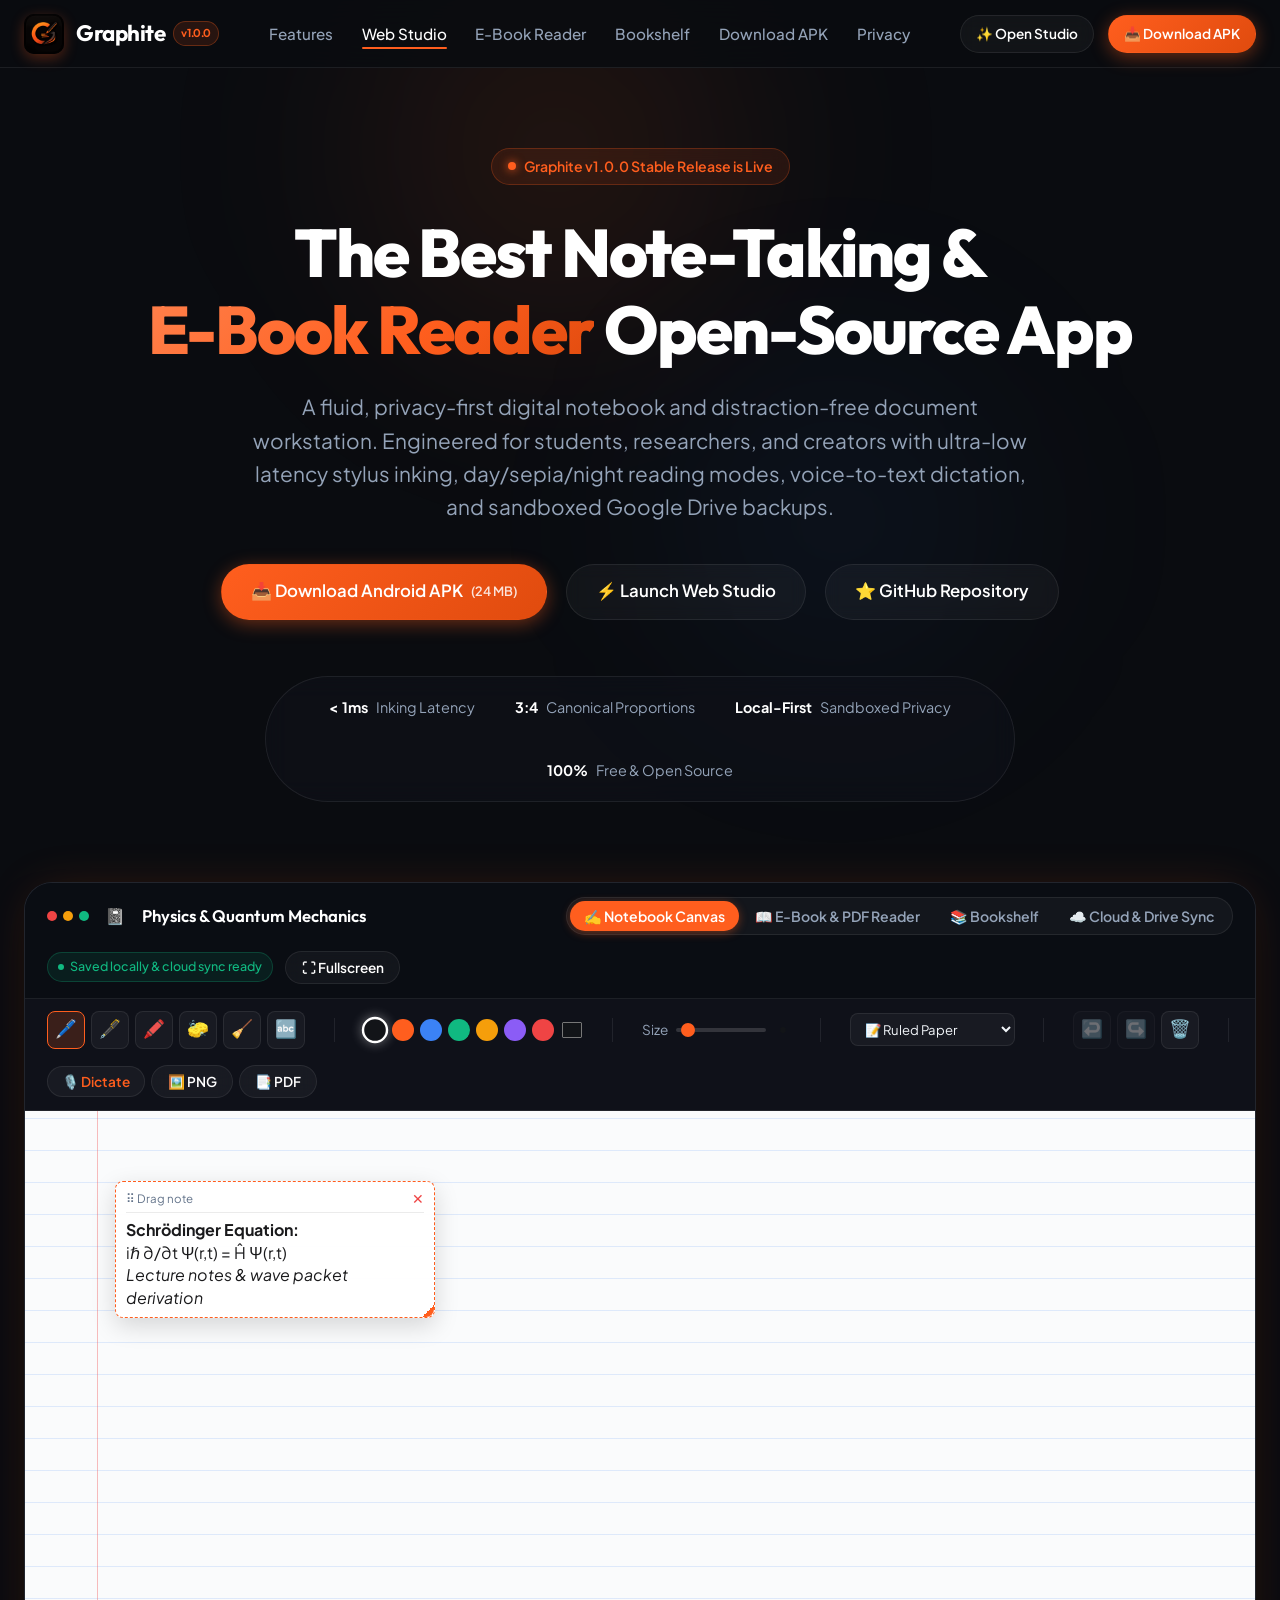
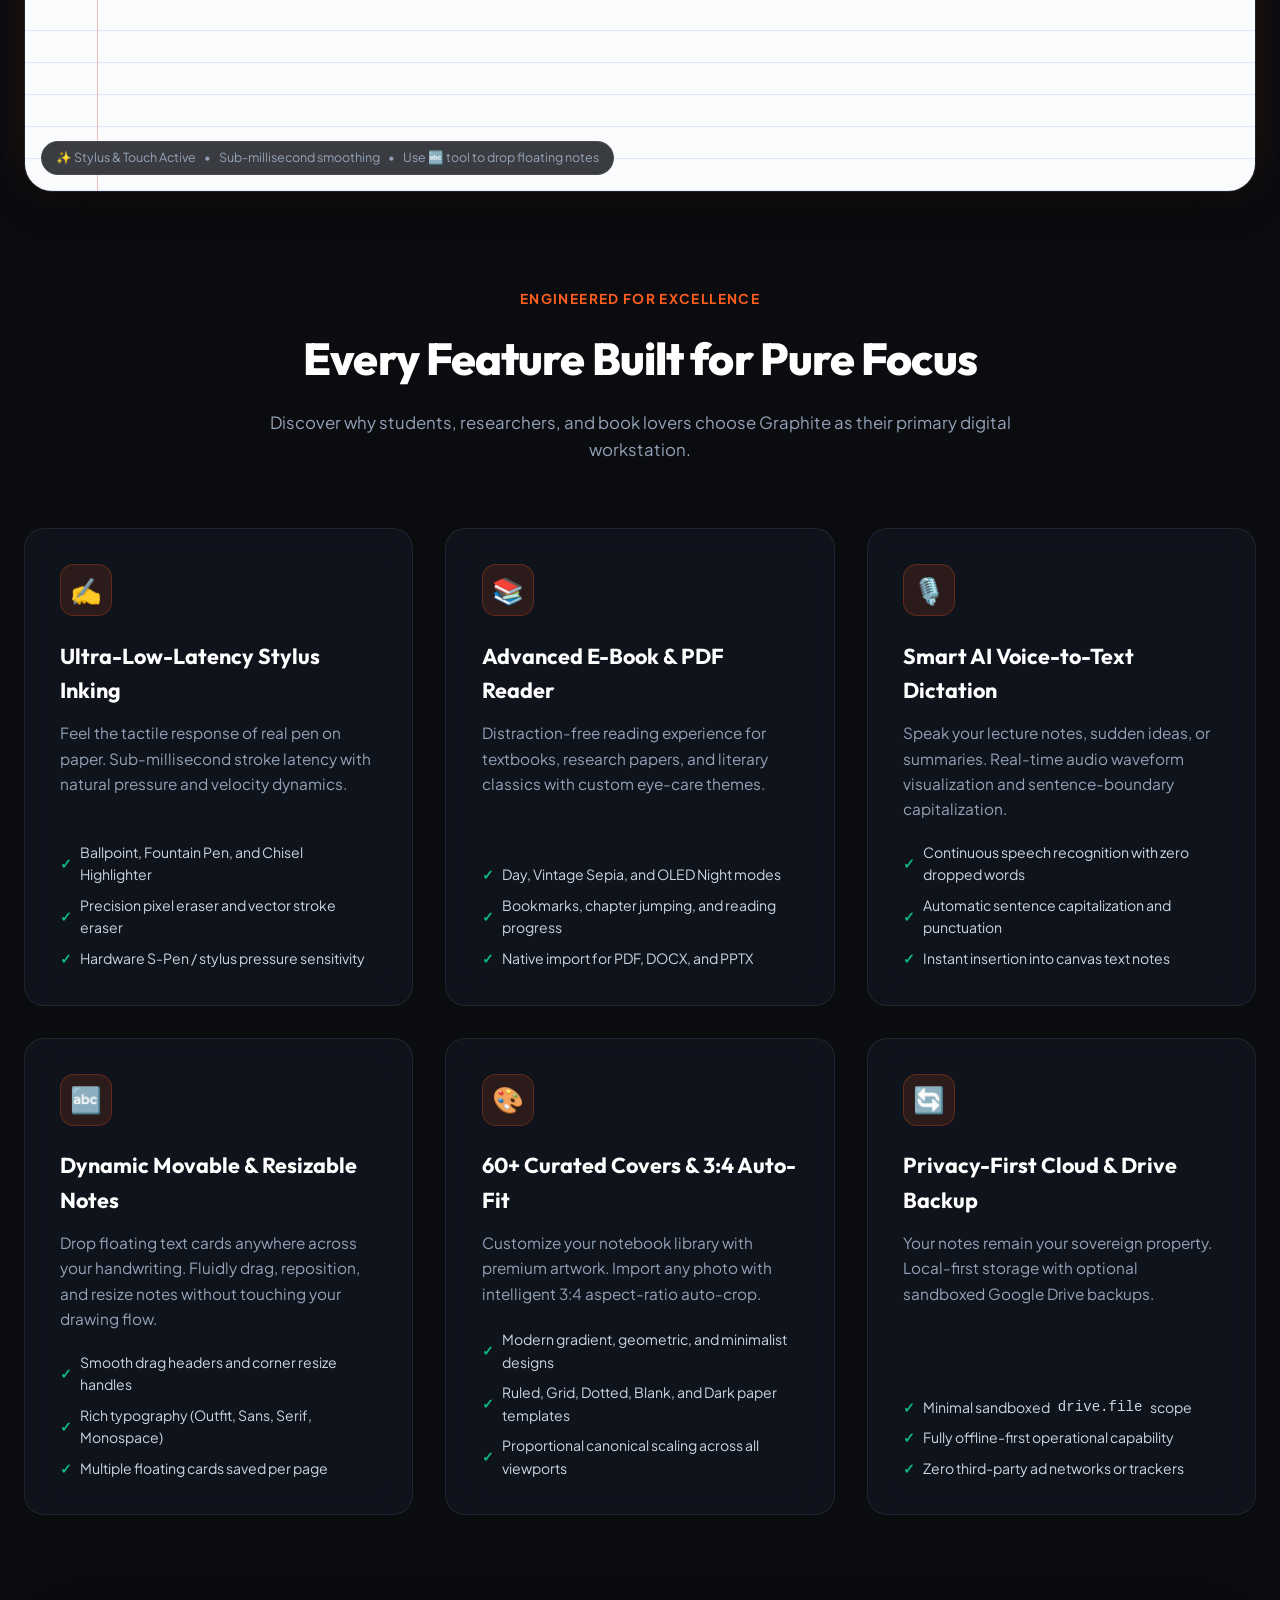
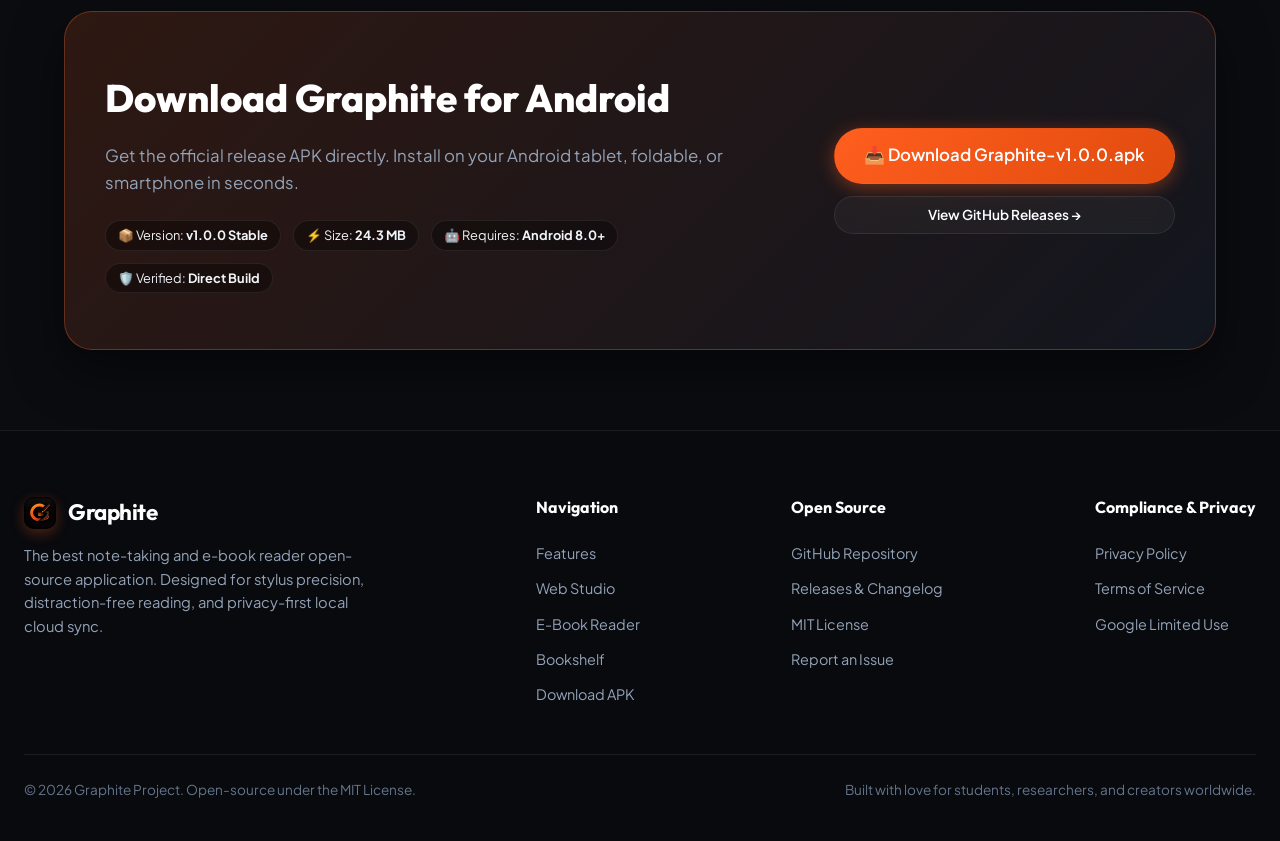
<file: Graphite Web/index.html>
<!DOCTYPE html>
<html lang="en">
<head>
  <meta charset="UTF-8">
  <meta name="viewport" content="width=device-width, initial-scale=1.0">
  <title>Graphite — The Best Note-Taking and E-Book Reader Open-Source App</title>
  <meta name="description" content="Graphite is an open-source digital notebook and e-book reader featuring ultra-low-latency stylus inking, distraction-free PDF reading, AI voice dictation, and privacy-first cloud sync.">
  <meta name="keywords" content="graphite, note taking app, ebook reader, pdf annotator, stylus inking, open source, android app, digital notebook, handwriting">
  
  <!-- Favicon -->
  <link rel="icon" type="image/png" href="assets/logo-small.png">
  <link rel="apple-touch-icon" href="assets/logo.png">

  <!-- Open Graph / Meta -->
  <meta property="og:type" content="website">
  <meta property="og:title" content="Graphite — The Best Note-Taking and E-Book Reader Open-Source App">
  <meta property="og:description" content="Fluid digital notebook, stylus precision handwriting, and powerful PDF / E-Book reader for Android and Web.">
  <meta property="og:image" content="assets/logo.png">
  
  <!-- Google Site Verification (Placeholder for Google Search Console & OAuth verification) -->
  <meta name="google-site-verification" content="google-site-verification-token">

  <!-- Google Fonts -->
  <link rel="preconnect" href="https://fonts.googleapis.com">
  <link rel="preconnect" href="https://fonts.gstatic.com" crossorigin>
  <link href="https://fonts.googleapis.com/css2?family=Outfit:wght@400;500;600;700;800&family=Playfair+Display:ital,wght@0,600;0,700;1,400&family=Plus+Jakarta+Sans:wght@400;500;600;700&family=JetBrains+Mono:wght@400;500&display=swap" rel="stylesheet">

  <link rel="stylesheet" href="styles.css">
</head>
<body>

  <!-- Ambient background glow elements -->
  <div class="ambient-glow">
    <div class="glow-orb-1"></div>
    <div class="glow-orb-2"></div>
  </div>

  <!-- Header Navigation -->
  <header class="site-header">
    <div class="nav-container">
      <a href="#" class="nav-brand">
        <div class="brand-icon-wrapper">
          <img src="assets/logo-small.png" alt="Graphite Logo">
        </div>
        <div class="nav-brand-title">
          <span>Graphite</span>
          <span class="badge-version">v1.0.0</span>
        </div>
      </a>

      <ul class="nav-links">
        <li><a href="#features">Features</a></li>
        <li><a href="#studio" class="active">Web Studio</a></li>
        <li><a href="#reader">E-Book Reader</a></li>
        <li><a href="#bookshelf">Bookshelf</a></li>
        <li><a href="#download">Download APK</a></li>
        <li><a href="privacy.html">Privacy</a></li>
      </ul>

      <div class="nav-actions">
        <a href="#studio" class="btn btn-secondary btn-sm" id="navTryStudio">✨ Open Studio</a>
        <a href="downloads/Graphite-v1.0.0.apk" download="Graphite-v1.0.0.apk" class="btn btn-primary btn-sm">
          <span>📥 Download APK</span>
        </a>
      </div>
    </div>
  </header>

  <!-- Hero Section -->
  <section class="hero-section">
    <div class="hero-pill">
      <span class="dot"></span>
      <span>Graphite v1.0.0 Stable Release is Live</span>
    </div>

    <h1 class="hero-title">
      The Best Note-Taking &amp; <br>
      <span class="highlight">E-Book Reader</span> Open-Source App
    </h1>

    <p class="hero-subtitle">
      A fluid, privacy-first digital notebook and distraction-free document workstation. Engineered for students, researchers, and creators with ultra-low latency stylus inking, day/sepia/night reading modes, voice-to-text dictation, and sandboxed Google Drive backups.
    </p>

    <div class="hero-cta-group">
      <a href="downloads/Graphite-v1.0.0.apk" download="Graphite-v1.0.0.apk" class="btn btn-primary btn-lg">
        <span>📥 Download Android APK</span>
        <span style="font-size: 0.8rem; opacity: 0.85;">(24 MB)</span>
      </a>
      <a href="#studio" class="btn btn-secondary btn-lg">
        <span>⚡ Launch Web Studio</span>
      </a>
      <a href="https://github.com/ayushmanchakraborty254-create/Graphite" target="_blank" rel="noopener" class="btn btn-secondary btn-lg">
        <span>⭐ GitHub Repository</span>
      </a>
    </div>

    <div class="hero-stats">
      <div class="stat-item">
        <strong>&lt; 1ms</strong> <span>Inking Latency</span>
      </div>
      <div class="stat-item">
        <strong>3:4</strong> <span>Canonical Proportions</span>
      </div>
      <div class="stat-item">
        <strong>Local-First</strong> <span>Sandboxed Privacy</span>
      </div>
      <div class="stat-item">
        <strong>100%</strong> <span>Free &amp; Open Source</span>
      </div>
    </div>
  </section>

  <!-- =========================================================================
       Interactive Graphite Web Studio (Full App)
       ========================================================================= -->
  <section class="studio-section" id="studio">
    <div class="studio-wrapper" id="studioWrapper">

      <!-- Studio Header / Titlebar -->
      <div class="studio-header">
        <div class="studio-header-left">
          <div class="window-dots">
            <span class="window-dot dot-red"></span>
            <span class="window-dot dot-yellow"></span>
            <span class="window-dot dot-green"></span>
          </div>

          <div class="notebook-title-edit">
            <span>📓</span>
            <input type="text" id="notebookTitleInput" class="notebook-title-input" value="Physics &amp; Quantum Mechanics" title="Click to rename active notebook">
          </div>
        </div>

        <!-- Studio App Tabs Switcher -->
        <div class="studio-tabs">
          <button class="studio-tab-btn active" data-tab="canvas">
            <span>✍️ Notebook Canvas</span>
          </button>
          <button class="studio-tab-btn" data-tab="reader" id="readerTabBtn">
            <span>📖 E-Book &amp; PDF Reader</span>
          </button>
          <button class="studio-tab-btn" data-tab="bookshelf" id="bookshelfTabBtn">
            <span>📚 Bookshelf</span>
          </button>
          <button class="studio-tab-btn" data-tab="sync">
            <span>☁️ Cloud &amp; Drive Sync</span>
          </button>
        </div>

        <div class="studio-header-right">
          <div class="sync-status-pill">
            <span class="sync-pulse"></span>
            <span id="syncStatusText">Synced to Local &amp; Cloud</span>
          </div>
          <button class="btn btn-secondary btn-sm" id="btnFullscreenToggle" title="Toggle Fullscreen">⛶ Fullscreen</button>
        </div>
      </div>

      <!-- Studio Toolbar (Active for Canvas View) -->
      <div class="studio-toolbar" id="studioToolbar">
        <!-- Tools Selection -->
        <div class="toolbar-group">
          <button class="tool-btn active" data-tool="pen" data-tip="Ballpoint Pen" title="Ballpoint Pen">🖊️</button>
          <button class="tool-btn" data-tool="fountain" data-tip="Fountain Pen (Pressure/Velocity)" title="Fountain Pen">🖋️</button>
          <button class="tool-btn" data-tool="highlighter" data-tip="Highlighter (Semi-transparent)" title="Highlighter">🖍️</button>
          <button class="tool-btn" data-tool="precision-eraser" data-tip="Precision Pixel Eraser" title="Precision Eraser">🧽</button>
          <button class="tool-btn" data-tool="stroke-eraser" data-tip="Vector Stroke Eraser" title="Stroke Eraser">🧹</button>
          <button class="tool-btn" data-tool="text" data-tip="Add Movable Text Box" title="Text Box">🔤</button>
        </div>

        <div class="toolbar-divider"></div>

        <!-- Color Palette -->
        <div class="toolbar-group">
          <div class="color-swatches">
            <div class="color-swatch active" data-color="#121418" style="background: #121418;" title="Obsidian Black"></div>
            <div class="color-swatch" data-color="#ff5e1e" style="background: #ff5e1e;" title="Graphite Orange"></div>
            <div class="color-swatch" data-color="#3b82f6" style="background: #3b82f6;" title="Electric Blue"></div>
            <div class="color-swatch" data-color="#10b981" style="background: #10b981;" title="Emerald Green"></div>
            <div class="color-swatch" data-color="#f59e0b" style="background: #f59e0b;" title="Solar Amber"></div>
            <div class="color-swatch" data-color="#8b5cf6" style="background: #8b5cf6;" title="Royal Violet"></div>
            <div class="color-swatch" data-color="#ef4444" style="background: #ef4444;" title="Crimson Red"></div>
          </div>
          <input type="color" id="customColorInput" class="custom-color-input" value="#121418" title="Custom Color Picker">
        </div>

        <div class="toolbar-divider"></div>

        <!-- Stroke Width Control -->
        <div class="toolbar-group">
          <div class="stroke-size-control">
            <span>Size</span>
            <input type="range" id="strokeWidthSlider" class="stroke-slider" min="1" max="32" value="3" title="Brush Stroke Size">
            <div class="stroke-preview-circle">
              <div id="strokePreviewDot" class="stroke-preview-dot" style="width: 6px; height: 6px; background: #121418;"></div>
            </div>
          </div>
        </div>

        <div class="toolbar-divider"></div>

        <!-- Paper Template Selector -->
        <div class="toolbar-group">
          <select id="paperSelect" class="paper-selector" title="Paper Template">
            <option value="paper-ruled">📝 Ruled Paper</option>
            <option value="paper-grid">📐 Grid Paper</option>
            <option value="paper-dotted">⠇ Dotted Paper</option>
            <option value="paper-blank">📄 Blank Paper</option>
            <option value="paper-dark-ruled">🌑 Dark Ruled Paper</option>
          </select>
        </div>

        <div class="toolbar-divider"></div>

        <!-- Undo, Redo, Clear -->
        <div class="toolbar-group">
          <button class="tool-btn" id="btnUndo" data-tip="Undo (Ctrl+Z)" disabled>↩️</button>
          <button class="tool-btn" id="btnRedo" data-tip="Redo (Ctrl+Y)" disabled>↪️</button>
          <button class="tool-btn" id="btnClearCanvas" data-tip="Clear Page">🗑️</button>
        </div>

        <div class="toolbar-divider"></div>

        <!-- Voice Dictation & Exports -->
        <div class="toolbar-group">
          <button id="btnVoiceDictate" class="voice-dictate-btn" title="Smart Voice-to-Text Dictation">
            <span>🎙️ Dictate</span>
            <div class="voice-waves">
              <span class="wave-bar"></span>
              <span class="wave-bar"></span>
              <span class="wave-bar"></span>
              <span class="wave-bar"></span>
            </div>
          </button>
          <button class="btn btn-secondary btn-sm" id="btnExportPng" title="Export as PNG Image">🖼️ PNG</button>
          <button class="btn btn-secondary btn-sm" id="btnExportPdf" title="Export as PDF / Print">📑 PDF</button>
        </div>
      </div>

      <!-- VIEW 1: Interactive Canvas Inking Studio -->
      <div class="studio-view active" id="canvasView">
        <div class="canvas-container paper-ruled" id="canvasContainer">
          <canvas id="graphiteCanvas"></canvas>
          <div class="text-box-layer" id="textBoxLayer"></div>

          <div class="canvas-floating-status">
            <span>✨ Stylus &amp; Touch Active</span>
            <span>•</span>
            <span>Sub-millisecond smoothing</span>
            <span>•</span>
            <span>Use 🔤 tool to drop floating notes</span>
          </div>
        </div>
      </div>

      <!-- VIEW 2: E-Book & PDF Reader -->
      <div class="studio-view" id="readerView">
        <div class="reader-container theme-day" id="readerContainer">
          <div class="reader-controls-bar">
            <!-- Theme Toggle -->
            <div class="reader-theme-toggle">
              <button class="theme-pill-btn active" data-theme="day">☀️ Day</button>
              <button class="theme-pill-btn" data-theme="sepia">📜 Sepia</button>
              <button class="theme-pill-btn" data-theme="night">🌙 Night</button>
            </div>

            <!-- Chapter Select -->
            <div style="display: flex; align-items: center; gap: 8px;">
              <span style="font-size: 0.85rem; opacity: 0.8;">Chapter:</span>
              <select id="chapterSelect" class="paper-selector"></select>
            </div>

            <!-- Typography & Upload Controls -->
            <div style="display: flex; align-items: center; gap: 8px;">
              <button class="btn btn-secondary btn-sm" id="btnFontMinus" title="Decrease Font Size">A-</button>
              <button class="btn btn-secondary btn-sm" id="btnFontPlus" title="Increase Font Size">A+</button>
              <button class="btn btn-secondary btn-sm" id="btnFontToggle" title="Toggle Serif / Sans">Serif</button>
              <label class="btn btn-primary btn-sm" style="cursor: pointer;">
                <span>📂 Upload PDF / Book</span>
                <input type="file" id="docUploadInput" accept=".pdf,.txt,.epub" style="display: none;">
              </label>
            </div>
          </div>

          <!-- Book Reading Surface -->
          <div class="reader-book-view font-serif" id="readerBookView">
            <h2 class="reader-chapter-title" id="readerChapterTitle">Chapter 1: The Philosophy of Focused Reading</h2>
            <div class="reader-chapter-sub" id="readerChapterSub">Designing for Deep Immersion and Zero Distraction</div>
            <div id="readerChapterBody">
              <!-- Content rendered dynamically via app.js -->
            </div>
          </div>

          <!-- Reader Footer Navigation -->
          <div class="reader-footer-nav">
            <button class="btn btn-secondary btn-sm" id="btnPrevPage">← Previous</button>
            <div class="reader-progress-wrapper">
              <span style="font-size: 0.8rem;" id="readerProgressText">35% (1/3)</span>
              <div class="reader-progress-bar">
                <div class="reader-progress-fill" id="readerProgressFill"></div>
              </div>
            </div>
            <button class="btn btn-secondary btn-sm" id="btnNextPage">Next →</button>
          </div>
        </div>
      </div>

      <!-- VIEW 3: Bookshelf & 3:4 Cover Gallery -->
      <div class="studio-view" id="bookshelfView">
        <div class="bookshelf-view">
          <div class="bookshelf-header">
            <div>
              <h2 class="bookshelf-title">Your Digital Bookshelf</h2>
              <p style="color: var(--text-muted); font-size: 0.95rem; margin-top: 4px;">Standard 3:4 proportion notebooks stored in secure local sandboxed memory</p>
            </div>
            <button class="btn btn-primary" onclick="document.getElementById('newNotebookModal').classList.add('open')">
              <span>+ New Notebook</span>
            </button>
          </div>

          <div class="bookshelf-grid" id="bookshelfGrid">
            <!-- Notebook cards rendered dynamically -->
          </div>
        </div>
      </div>

      <!-- VIEW 4: Cloud Sync & Drive Manager -->
      <div class="studio-view" id="syncView">
        <div class="sync-view">
          <div class="sync-grid">
            <!-- Drive Backup Card -->
            <div class="sync-card">
              <div class="sync-card-header">
                <div class="sync-card-icon">☁️</div>
                <div>
                  <h3 class="sync-card-title">Google Drive Sandboxed Backup</h3>
                  <div class="sync-scope-badge">Scope: https://www.googleapis.com/auth/drive.file</div>
                </div>
              </div>
              <p style="color: var(--text-muted); font-size: 0.92rem;">
                Graphite uses the minimal sandboxed Google Drive scope. It can only create and access files that you explicitly upload using Graphite. It never reads or modifies any other files in your cloud storage.
              </p>
              <div style="display: flex; gap: 10px; flex-wrap: wrap;">
                <button class="btn btn-primary btn-sm" id="btnExportBackup">📥 Export Backup JSON</button>
                <label class="btn btn-secondary btn-sm" style="cursor: pointer;">
                  <span>📤 Restore Backup JSON</span>
                  <input type="file" id="importBackupInput" accept=".json" style="display: none;">
                </label>
              </div>
            </div>

            <!-- Real-time Status Card -->
            <div class="sync-card">
              <div class="sync-card-header">
                <div class="sync-card-icon">⚡</div>
                <div>
                  <h3 class="sync-card-title">Cross-Device Synchronization</h3>
                  <span style="color: var(--accent-emerald); font-size: 0.85rem; font-weight: 600;">● Real-time Active</span>
                </div>
              </div>
              <p style="color: var(--text-muted); font-size: 0.92rem;">
                Offline-first state engine. All notes, ink coordinates, and PDF annotations scale canonically so your notes appear identical across phones, tablets, and web browsers.
              </p>
              <div style="display: flex; gap: 10px; margin-top: auto;">
                <button class="btn btn-secondary btn-sm" id="btnResetSampleData">🔄 Reset Sample Data</button>
                <a href="privacy.html" class="btn btn-secondary btn-sm">🛡️ Privacy Policy</a>
              </div>
            </div>
          </div>
        </div>
      </div>

    </div>
  </section>

  <!-- =========================================================================
       Features Deep Dive Grid
       ========================================================================= -->
  <section class="features-section" id="features">
    <div class="section-header">
      <span class="section-tag">Engineered for Excellence</span>
      <h2 class="section-title">Every Feature Built for Pure Focus</h2>
      <p class="section-subtitle">Discover why students, researchers, and book lovers choose Graphite as their primary digital workstation.</p>
    </div>

    <div class="features-grid">
      <!-- Feature 1 -->
      <div class="feature-card">
        <div class="feature-icon-box">✍️</div>
        <h3 class="feature-title">Ultra-Low-Latency Stylus Inking</h3>
        <p class="feature-desc">
          Feel the tactile response of real pen on paper. Sub-millisecond stroke latency with natural pressure and velocity dynamics.
        </p>
        <ul class="feature-bullets">
          <li><span class="check">✓</span> Ballpoint, Fountain Pen, and Chisel Highlighter</li>
          <li><span class="check">✓</span> Precision pixel eraser and vector stroke eraser</li>
          <li><span class="check">✓</span> Hardware S-Pen / stylus pressure sensitivity</li>
        </ul>
      </div>

      <!-- Feature 2 -->
      <div class="feature-card">
        <div class="feature-icon-box">📚</div>
        <h3 class="feature-title">Advanced E-Book &amp; PDF Reader</h3>
        <p class="feature-desc">
          Distraction-free reading experience for textbooks, research papers, and literary classics with custom eye-care themes.
        </p>
        <ul class="feature-bullets">
          <li><span class="check">✓</span> Day, Vintage Sepia, and OLED Night modes</li>
          <li><span class="check">✓</span> Bookmarks, chapter jumping, and reading progress</li>
          <li><span class="check">✓</span> Native import for PDF, DOCX, and PPTX</li>
        </ul>
      </div>

      <!-- Feature 3 -->
      <div class="feature-card">
        <div class="feature-icon-box">🎙️</div>
        <h3 class="feature-title">Smart AI Voice-to-Text Dictation</h3>
        <p class="feature-desc">
          Speak your lecture notes, sudden ideas, or summaries. Real-time audio waveform visualization and sentence-boundary capitalization.
        </p>
        <ul class="feature-bullets">
          <li><span class="check">✓</span> Continuous speech recognition with zero dropped words</li>
          <li><span class="check">✓</span> Automatic sentence capitalization and punctuation</li>
          <li><span class="check">✓</span> Instant insertion into canvas text notes</li>
        </ul>
      </div>

      <!-- Feature 4 -->
      <div class="feature-card">
        <div class="feature-icon-box">🔤</div>
        <h3 class="feature-title">Dynamic Movable &amp; Resizable Notes</h3>
        <p class="feature-desc">
          Drop floating text cards anywhere across your handwriting. Fluidly drag, reposition, and resize notes without touching your drawing flow.
        </p>
        <ul class="feature-bullets">
          <li><span class="check">✓</span> Smooth drag headers and corner resize handles</li>
          <li><span class="check">✓</span> Rich typography (Outfit, Sans, Serif, Monospace)</li>
          <li><span class="check">✓</span> Multiple floating cards saved per page</li>
        </ul>
      </div>

      <!-- Feature 5 -->
      <div class="feature-card">
        <div class="feature-icon-box">🎨</div>
        <h3 class="feature-title">60+ Curated Covers &amp; 3:4 Auto-Fit</h3>
        <p class="feature-desc">
          Customize your notebook library with premium artwork. Import any photo with intelligent 3:4 aspect-ratio auto-crop.
        </p>
        <ul class="feature-bullets">
          <li><span class="check">✓</span> Modern gradient, geometric, and minimalist designs</li>
          <li><span class="check">✓</span> Ruled, Grid, Dotted, Blank, and Dark paper templates</li>
          <li><span class="check">✓</span> Proportional canonical scaling across all viewports</li>
        </ul>
      </div>

      <!-- Feature 6 -->
      <div class="feature-card">
        <div class="feature-icon-box">🔄</div>
        <h3 class="feature-title">Privacy-First Cloud &amp; Drive Backup</h3>
        <p class="feature-desc">
          Your notes remain your sovereign property. Local-first storage with optional sandboxed Google Drive backups.
        </p>
        <ul class="feature-bullets">
          <li><span class="check">✓</span> Minimal sandboxed <code>drive.file</code> scope</li>
          <li><span class="check">✓</span> Fully offline-first operational capability</li>
          <li><span class="check">✓</span> Zero third-party ad networks or trackers</li>
        </ul>
      </div>
    </div>
  </section>

  <!-- =========================================================================
       Direct Download Section Banner
       ========================================================================= -->
  <section class="download-section" id="download">
    <div class="download-banner">
      <div class="download-text-content">
        <h2 class="download-title">Download Graphite for Android</h2>
        <p class="download-desc">
          Get the official release APK directly. Install on your Android tablet, foldable, or smartphone in seconds.
        </p>
        <div class="download-meta-badges">
          <span class="apk-badge">📦 Version: <strong>v1.0.0 Stable</strong></span>
          <span class="apk-badge">⚡ Size: <strong>24.3 MB</strong></span>
          <span class="apk-badge">🤖 Requires: <strong>Android 8.0+</strong></span>
          <span class="apk-badge">🛡️ Verified: <strong>Direct Build</strong></span>
        </div>
      </div>

      <div style="display: flex; flex-direction: column; gap: 12px; align-items: center;">
        <a href="downloads/Graphite-v1.0.0.apk" download="Graphite-v1.0.0.apk" class="btn btn-primary btn-lg" style="width: 100%;">
          <span>📥 Download Graphite-v1.0.0.apk</span>
        </a>
        <a href="https://github.com/ayushmanchakraborty254-create/Graphite/releases/latest" target="_blank" rel="noopener" class="btn btn-secondary btn-sm" style="width: 100%;">
          <span>View GitHub Releases →</span>
        </a>
      </div>
    </div>
  </section>

  <!-- =========================================================================
       New Notebook Modal
       ========================================================================= -->
  <div class="modal-overlay" id="newNotebookModal">
    <div class="modal-box">
      <button class="modal-close-btn" id="closeModalBtn">✕</button>
      <h3 class="modal-title">Create New Notebook</h3>

      <div>
        <label style="display: block; font-size: 0.85rem; color: var(--text-muted); margin-bottom: 6px;">Notebook Title</label>
        <input type="text" id="newNotebookTitleInput" class="modal-input" placeholder="e.g. Organic Chemistry Lecture 4" value="New Notebook">
      </div>

      <div>
        <label style="display: block; font-size: 0.85rem; color: var(--text-muted); margin-bottom: 6px;">Paper Template</label>
        <select id="newNotebookTemplateSelect" class="modal-input" style="background: #181d29; cursor: pointer;">
          <option value="paper-ruled">📝 Ruled Paper</option>
          <option value="paper-grid">📐 Grid Paper</option>
          <option value="paper-dotted">⠇ Dotted Paper</option>
          <option value="paper-blank">📄 Blank Paper</option>
          <option value="paper-dark-ruled">🌑 Dark Ruled Paper</option>
        </select>
      </div>

      <div>
        <label style="display: block; font-size: 0.85rem; color: var(--text-muted); margin-bottom: 8px;">Select 3:4 Cover Design</label>
        <div class="cover-select-grid" id="coverSelectGrid">
          <!-- Filled dynamically via app.js -->
        </div>
      </div>

      <div style="display: flex; justify-content: flex-end; gap: 10px; margin-top: 1rem;">
        <button class="btn btn-secondary" id="cancelModalBtn">Cancel</button>
        <button class="btn btn-primary" id="createNotebookConfirmBtn">Create &amp; Open</button>
      </div>
    </div>
  </div>

  <!-- =========================================================================
       Footer
       ========================================================================= -->
  <footer class="site-footer">
    <div class="footer-container">
      <div class="footer-brand">
        <div class="nav-brand" style="margin-bottom: 0.5rem;">
          <div class="brand-icon-wrapper" style="width: 32px; height: 32px;">
            <img src="assets/logo-small.png" alt="Graphite Logo">
          </div>
          <span>Graphite</span>
        </div>
        <p>The best note-taking and e-book reader open-source application. Designed for stylus precision, distraction-free reading, and privacy-first local cloud sync.</p>
      </div>

      <div class="footer-links-col">
        <h4>Navigation</h4>
        <ul>
          <li><a href="#features">Features</a></li>
          <li><a href="#studio">Web Studio</a></li>
          <li><a href="#reader">E-Book Reader</a></li>
          <li><a href="#bookshelf">Bookshelf</a></li>
          <li><a href="#download">Download APK</a></li>
        </ul>
      </div>

      <div class="footer-links-col">
        <h4>Open Source</h4>
        <ul>
          <li><a href="https://github.com/ayushmanchakraborty254-create/Graphite" target="_blank" rel="noopener">GitHub Repository</a></li>
          <li><a href="https://github.com/ayushmanchakraborty254-create/Graphite/releases" target="_blank" rel="noopener">Releases &amp; Changelog</a></li>
          <li><a href="https://github.com/ayushmanchakraborty254-create/Graphite/blob/main/LICENSE" target="_blank" rel="noopener">MIT License</a></li>
          <li><a href="https://github.com/ayushmanchakraborty254-create/Graphite/issues" target="_blank" rel="noopener">Report an Issue</a></li>
        </ul>
      </div>

      <div class="footer-links-col">
        <h4>Compliance &amp; Privacy</h4>
        <ul>
          <li><a href="privacy.html">Privacy Policy</a></li>
          <li><a href="terms.html">Terms of Service</a></li>
          <li><a href="https://developers.google.com/terms/api-services-user-data-policy" target="_blank" rel="noopener">Google Limited Use</a></li>
        </ul>
      </div>
    </div>

    <div class="footer-bottom">
      <p>&copy; 2026 Graphite Project. Open-source under the MIT License.</p>
      <p>Built with love for students, researchers, and creators worldwide.</p>
    </div>
  </footer>

  <!-- Main JavaScript Engine -->
  <script src="app.js"></script>

  <!-- Smooth Scroll Anchor Handler -->
  <script>
    document.querySelectorAll('a[href^="#"]').forEach(anchor => {
      anchor.addEventListener('click', function (e) {
        const target = document.querySelector(this.getAttribute('href'));
        if (target) {
          e.preventDefault();
          target.scrollIntoView({ behavior: 'smooth' });
        }
      });
    });

    // Deep link directly to Reader or Bookshelf tab if clicked from navigation
    document.querySelectorAll('a[href="#reader"]').forEach(a => {
      a.addEventListener('click', (e) => {
        e.preventDefault();
        document.getElementById('studio').scrollIntoView({ behavior: 'smooth' });
        const readerBtn = document.getElementById('readerTabBtn');
        if (readerBtn) readerBtn.click();
      });
    });
    document.querySelectorAll('a[href="#bookshelf"]').forEach(a => {
      a.addEventListener('click', (e) => {
        e.preventDefault();
        document.getElementById('studio').scrollIntoView({ behavior: 'smooth' });
        const shelfBtn = document.getElementById('bookshelfTabBtn');
        if (shelfBtn) shelfBtn.click();
      });
    });
    // Smart APK Download link handler (falls back to GitHub Release if local file is missing on static deploy)
    document.querySelectorAll('a[download="Graphite-v1.0.0.apk"]').forEach(link => {
      link.addEventListener('click', function(e) {
        fetch(this.getAttribute('href'), { method: 'HEAD' })
          .then(res => {
            if (!res.ok) {
              window.location.href = 'https://github.com/ayushmanchakraborty254-create/Graphite/releases/latest/download/Graphite-v1.0.0.apk';
            }
          })
          .catch(() => {
            window.location.href = 'https://github.com/ayushmanchakraborty254-create/Graphite/releases/latest/download/Graphite-v1.0.0.apk';
          });
      });
    });
  </script>
</body>
</html>
</file>
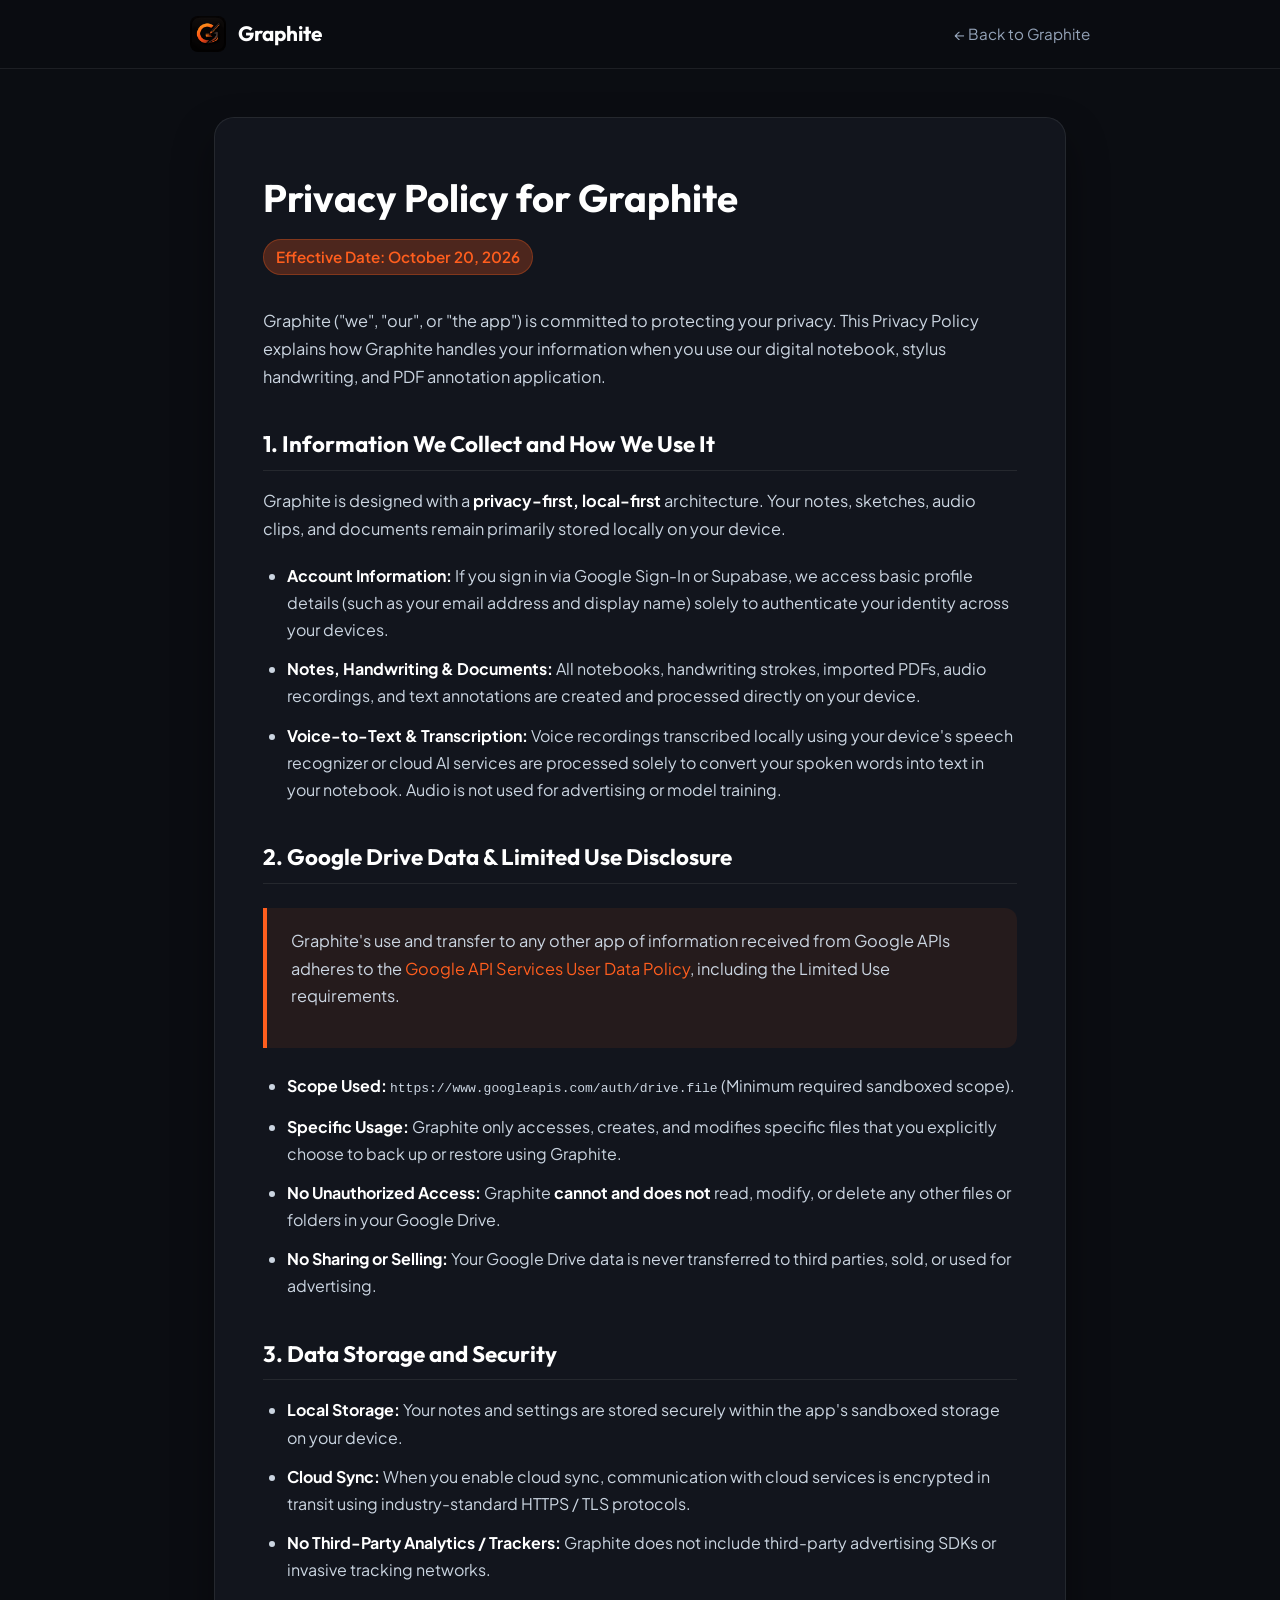
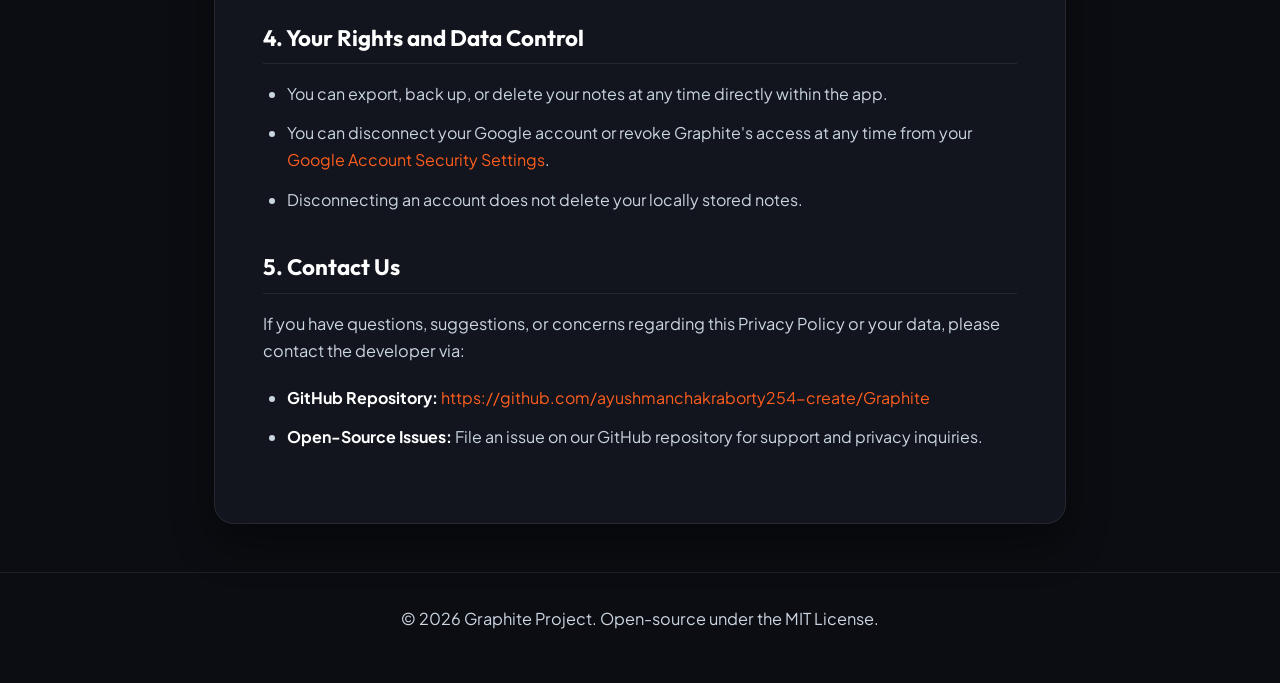
<file: Graphite Web/privacy.html>
<!DOCTYPE html>
<html lang="en">
<head>
  <meta charset="UTF-8">
  <meta name="viewport" content="width=device-width, initial-scale=1.0">
  <title>Privacy Policy — Graphite Note-Taking & E-Book Reader</title>
  <meta name="description" content="Privacy Policy for Graphite — A privacy-first, local-first digital notebook and PDF reader with Google Drive integration under Limited Use.">
  <link rel="icon" type="image/png" href="assets/logo-small.png">
  <link rel="preconnect" href="https://fonts.googleapis.com">
  <link rel="preconnect" href="https://fonts.gstatic.com" crossorigin>
  <link href="https://fonts.googleapis.com/css2?family=Outfit:wght@400;500;600;700&family=Plus+Jakarta+Sans:wght@400;500;600;700&display=swap" rel="stylesheet">
  <style>
    :root {
      --bg: #0b0d12;
      --card-bg: rgba(22, 26, 35, 0.7);
      --border: rgba(255, 255, 255, 0.08);
      --text: #e2e8f0;
      --text-muted: #94a3b8;
      --accent: #ff5e1e;
      --accent-glow: rgba(255, 94, 30, 0.25);
    }
    * { box-sizing: border-box; margin: 0; padding: 0; }
    body {
      background-color: var(--bg);
      color: var(--text);
      font-family: 'Plus Jakarta Sans', -apple-system, BlinkMacSystemFont, sans-serif;
      line-height: 1.7;
      padding: 0;
      min-height: 100vh;
      display: flex;
      flex-direction: column;
    }
    header {
      border-bottom: 1px solid var(--border);
      backdrop-filter: blur(12px);
      background: rgba(11, 13, 18, 0.85);
      position: sticky;
      top: 0;
      z-index: 50;
      padding: 1rem 2rem;
    }
    .header-inner {
      max-width: 900px;
      margin: 0 auto;
      display: flex;
      justify-content: space-between;
      align-items: center;
    }
    .brand {
      display: flex;
      align-items: center;
      gap: 12px;
      text-decoration: none;
      color: #fff;
      font-family: 'Outfit', sans-serif;
      font-weight: 700;
      font-size: 1.3rem;
    }
    .brand img {
      width: 36px;
      height: 36px;
      border-radius: 8px;
    }
    .nav-link {
      color: var(--text-muted);
      text-decoration: none;
      font-size: 0.95rem;
      transition: color 0.2s;
    }
    .nav-link:hover { color: #fff; }
    main {
      max-width: 900px;
      margin: 3rem auto;
      padding: 0 1.5rem;
      flex: 1;
    }
    .policy-card {
      background: var(--card-bg);
      border: 1px solid var(--border);
      border-radius: 20px;
      padding: 3rem;
      backdrop-filter: blur(16px);
      box-shadow: 0 20px 40px rgba(0,0,0,0.4);
    }
    h1 {
      font-family: 'Outfit', sans-serif;
      font-size: 2.4rem;
      font-weight: 700;
      color: #fff;
      margin-bottom: 0.5rem;
    }
    .meta-date {
      color: var(--accent);
      font-size: 0.95rem;
      font-weight: 600;
      margin-bottom: 2rem;
      display: inline-block;
      background: var(--accent-glow);
      padding: 4px 12px;
      border-radius: 999px;
      border: 1px solid rgba(255, 94, 30, 0.3);
    }
    h2 {
      font-family: 'Outfit', sans-serif;
      color: #fff;
      font-size: 1.4rem;
      margin: 2.2rem 0 1rem 0;
      padding-bottom: 0.4rem;
      border-bottom: 1px solid var(--border);
      display: flex;
      align-items: center;
      gap: 8px;
    }
    p { margin-bottom: 1.2rem; color: #cbd5e1; font-size: 1.02rem; }
    ul { margin: 1rem 0 1.5rem 1.5rem; color: #cbd5e1; }
    li { margin-bottom: 0.75rem; }
    strong { color: #fff; }
    a { color: var(--accent); text-decoration: none; }
    a:hover { text-decoration: underline; }
    .badge-box {
      background: rgba(255, 94, 30, 0.08);
      border-left: 4px solid var(--accent);
      padding: 1.2rem 1.5rem;
      border-radius: 0 12px 12px 0;
      margin: 1.5rem 0;
    }
    footer {
      border-top: 1px solid var(--border);
      padding: 2rem;
      text-align: center;
      color: var(--text-muted);
      font-size: 0.9rem;
    }
    @media (max-width: 640px) {
      .policy-card { padding: 1.5rem; }
      h1 { font-size: 1.8rem; }
    }
  </style>
</head>
<body>
  <header>
    <div class="header-inner">
      <a href="index.html" class="brand">
        <img src="assets/logo-small.png" alt="Graphite Logo">
        <span>Graphite</span>
      </a>
      <a href="index.html" class="nav-link">← Back to Graphite</a>
    </div>
  </header>

  <main>
    <div class="policy-card">
      <h1>Privacy Policy for Graphite</h1>
      <div class="meta-date">Effective Date: October 20, 2026</div>

      <p>Graphite ("we", "our", or "the app") is committed to protecting your privacy. This Privacy Policy explains how Graphite handles your information when you use our digital notebook, stylus handwriting, and PDF annotation application.</p>

      <h2>1. Information We Collect and How We Use It</h2>
      <p>Graphite is designed with a <strong>privacy-first, local-first</strong> architecture. Your notes, sketches, audio clips, and documents remain primarily stored locally on your device.</p>
      <ul>
        <li><strong>Account Information:</strong> If you sign in via Google Sign-In or Supabase, we access basic profile details (such as your email address and display name) solely to authenticate your identity across your devices.</li>
        <li><strong>Notes, Handwriting &amp; Documents:</strong> All notebooks, handwriting strokes, imported PDFs, audio recordings, and text annotations are created and processed directly on your device.</li>
        <li><strong>Voice-to-Text &amp; Transcription:</strong> Voice recordings transcribed locally using your device's speech recognizer or cloud AI services are processed solely to convert your spoken words into text in your notebook. Audio is not used for advertising or model training.</li>
      </ul>

      <h2>2. Google Drive Data &amp; Limited Use Disclosure</h2>
      <div class="badge-box">
        <p>Graphite's use and transfer to any other app of information received from Google APIs adheres to the <a href="https://developers.google.com/terms/api-services-user-data-policy" target="_blank" rel="noopener">Google API Services User Data Policy</a>, including the Limited Use requirements.</p>
      </div>
      <ul>
        <li><strong>Scope Used:</strong> <code>https://www.googleapis.com/auth/drive.file</code> (Minimum required sandboxed scope).</li>
        <li><strong>Specific Usage:</strong> Graphite only accesses, creates, and modifies specific files that you explicitly choose to back up or restore using Graphite.</li>
        <li><strong>No Unauthorized Access:</strong> Graphite <strong>cannot and does not</strong> read, modify, or delete any other files or folders in your Google Drive.</li>
        <li><strong>No Sharing or Selling:</strong> Your Google Drive data is never transferred to third parties, sold, or used for advertising.</li>
      </ul>

      <h2>3. Data Storage and Security</h2>
      <ul>
        <li><strong>Local Storage:</strong> Your notes and settings are stored securely within the app's sandboxed storage on your device.</li>
        <li><strong>Cloud Sync:</strong> When you enable cloud sync, communication with cloud services is encrypted in transit using industry-standard HTTPS / TLS protocols.</li>
        <li><strong>No Third-Party Analytics / Trackers:</strong> Graphite does not include third-party advertising SDKs or invasive tracking networks.</li>
      </ul>

      <h2>4. Your Rights and Data Control</h2>
      <ul>
        <li>You can export, back up, or delete your notes at any time directly within the app.</li>
        <li>You can disconnect your Google account or revoke Graphite's access at any time from your <a href="https://myaccount.google.com/permissions" target="_blank" rel="noopener">Google Account Security Settings</a>.</li>
        <li>Disconnecting an account does not delete your locally stored notes.</li>
      </ul>

      <h2>5. Contact Us</h2>
      <p>If you have questions, suggestions, or concerns regarding this Privacy Policy or your data, please contact the developer via:</p>
      <ul>
        <li><strong>GitHub Repository:</strong> <a href="https://github.com/ayushmanchakraborty254-create/Graphite" target="_blank" rel="noopener">https://github.com/ayushmanchakraborty254-create/Graphite</a></li>
        <li><strong>Open-Source Issues:</strong> File an issue on our GitHub repository for support and privacy inquiries.</li>
      </ul>
    </div>
  </main>

  <footer>
    <p>&copy; 2026 Graphite Project. Open-source under the MIT License.</p>
  </footer>
</body>
</html>
</file>
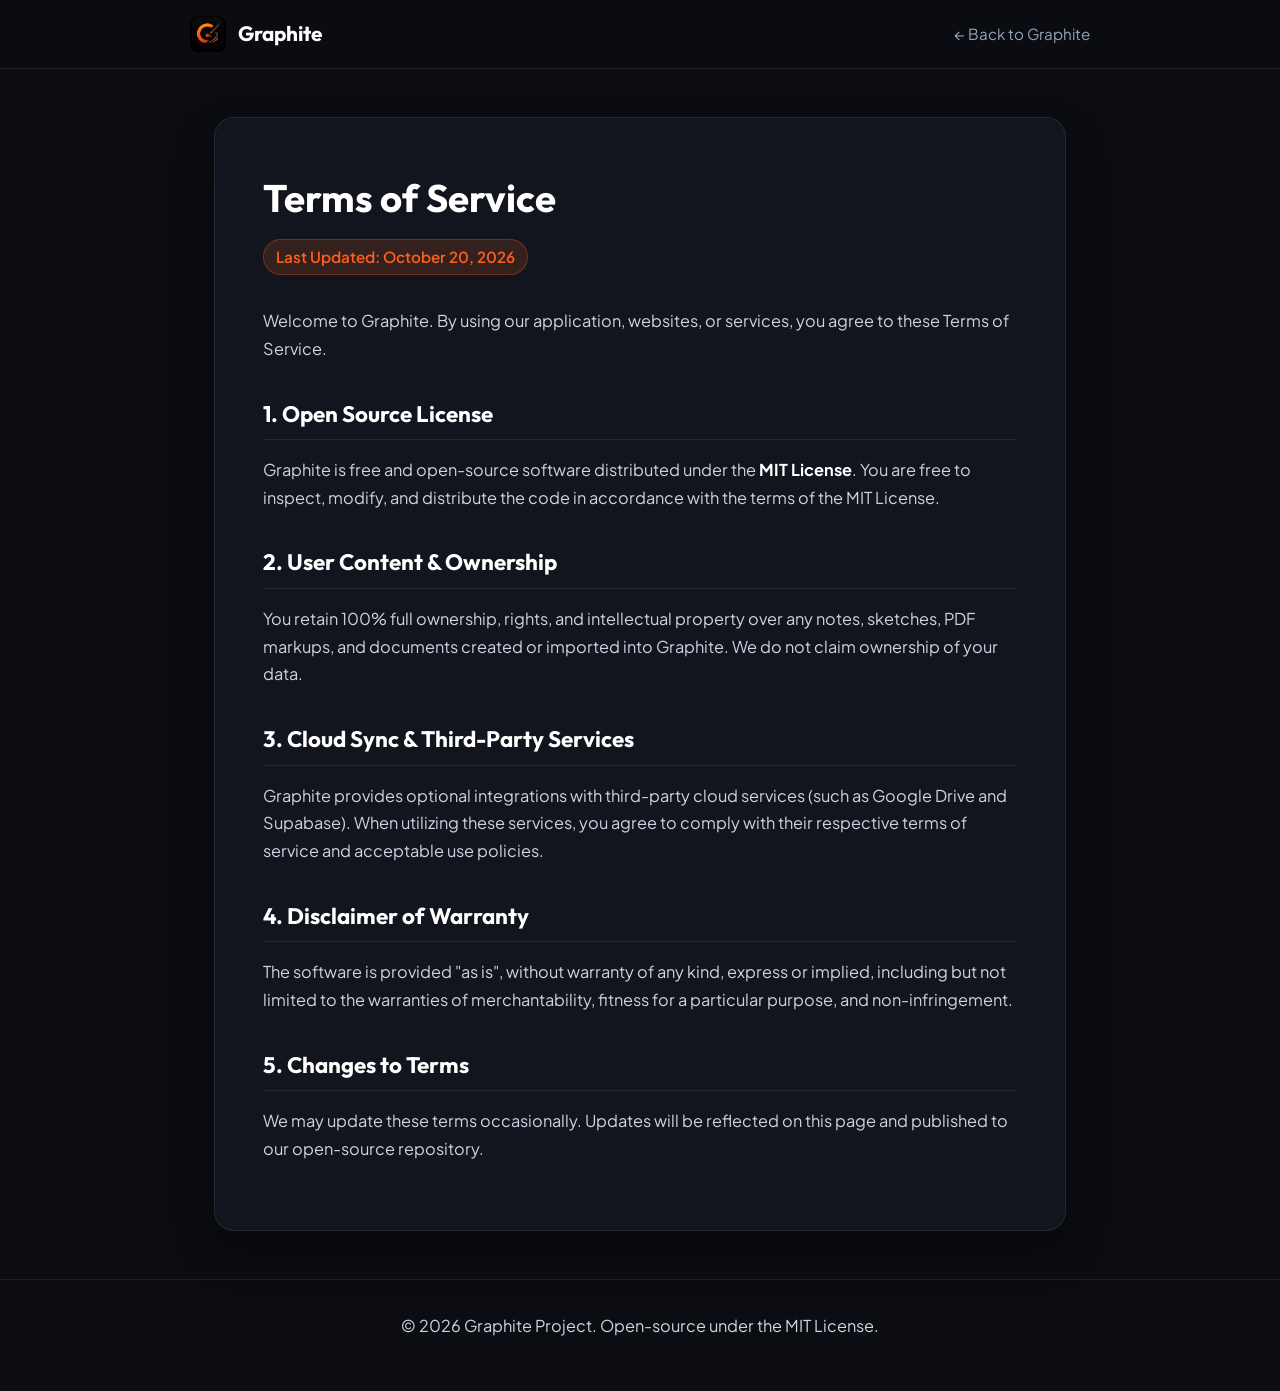
<file: Graphite Web/terms.html>
<!DOCTYPE html>
<html lang="en">
<head>
  <meta charset="UTF-8">
  <meta name="viewport" content="width=device-width, initial-scale=1.0">
  <title>Terms of Service — Graphite Note-Taking & E-Book Reader</title>
  <meta name="description" content="Terms of Service for Graphite — Open-source digital notebook and e-book reader.">
  <link rel="icon" type="image/png" href="assets/logo-small.png">
  <link rel="preconnect" href="https://fonts.googleapis.com">
  <link rel="preconnect" href="https://fonts.gstatic.com" crossorigin>
  <link href="https://fonts.googleapis.com/css2?family=Outfit:wght@400;500;600;700&family=Plus+Jakarta+Sans:wght@400;500;600;700&display=swap" rel="stylesheet">
  <style>
    :root {
      --bg: #0b0d12;
      --card-bg: rgba(22, 26, 35, 0.7);
      --border: rgba(255, 255, 255, 0.08);
      --text: #e2e8f0;
      --text-muted: #94a3b8;
      --accent: #ff5e1e;
    }
    * { box-sizing: border-box; margin: 0; padding: 0; }
    body {
      background-color: var(--bg);
      color: var(--text);
      font-family: 'Plus Jakarta Sans', -apple-system, BlinkMacSystemFont, sans-serif;
      line-height: 1.7;
      min-height: 100vh;
      display: flex;
      flex-direction: column;
    }
    header {
      border-bottom: 1px solid var(--border);
      backdrop-filter: blur(12px);
      background: rgba(11, 13, 18, 0.85);
      position: sticky;
      top: 0;
      z-index: 50;
      padding: 1rem 2rem;
    }
    .header-inner {
      max-width: 900px;
      margin: 0 auto;
      display: flex;
      justify-content: space-between;
      align-items: center;
    }
    .brand {
      display: flex;
      align-items: center;
      gap: 12px;
      text-decoration: none;
      color: #fff;
      font-family: 'Outfit', sans-serif;
      font-weight: 700;
      font-size: 1.3rem;
    }
    .brand img {
      width: 36px;
      height: 36px;
      border-radius: 8px;
    }
    .nav-link {
      color: var(--text-muted);
      text-decoration: none;
      font-size: 0.95rem;
      transition: color 0.2s;
    }
    .nav-link:hover { color: #fff; }
    main {
      max-width: 900px;
      margin: 3rem auto;
      padding: 0 1.5rem;
      flex: 1;
    }
    .policy-card {
      background: var(--card-bg);
      border: 1px solid var(--border);
      border-radius: 20px;
      padding: 3rem;
      backdrop-filter: blur(16px);
      box-shadow: 0 20px 40px rgba(0,0,0,0.4);
    }
    h1 {
      font-family: 'Outfit', sans-serif;
      font-size: 2.4rem;
      font-weight: 700;
      color: #fff;
      margin-bottom: 0.5rem;
    }
    .meta-date {
      color: var(--accent);
      font-size: 0.95rem;
      font-weight: 600;
      margin-bottom: 2rem;
      display: inline-block;
      background: rgba(255, 94, 30, 0.15);
      padding: 4px 12px;
      border-radius: 999px;
      border: 1px solid rgba(255, 94, 30, 0.3);
    }
    h2 {
      font-family: 'Outfit', sans-serif;
      color: #fff;
      font-size: 1.4rem;
      margin: 2rem 0 1rem 0;
      padding-bottom: 0.4rem;
      border-bottom: 1px solid var(--border);
    }
    p { margin-bottom: 1.2rem; color: #cbd5e1; font-size: 1.02rem; }
    ul { margin: 1rem 0 1.5rem 1.5rem; color: #cbd5e1; }
    li { margin-bottom: 0.75rem; }
    strong { color: #fff; }
    a { color: var(--accent); text-decoration: none; }
    a:hover { text-decoration: underline; }
    footer {
      border-top: 1px solid var(--border);
      padding: 2rem;
      text-align: center;
      color: var(--text-muted);
      font-size: 0.9rem;
    }
    @media (max-width: 640px) {
      .policy-card { padding: 1.5rem; }
      h1 { font-size: 1.8rem; }
    }
  </style>
</head>
<body>
  <header>
    <div class="header-inner">
      <a href="index.html" class="brand">
        <img src="assets/logo-small.png" alt="Graphite Logo">
        <span>Graphite</span>
      </a>
      <a href="index.html" class="nav-link">← Back to Graphite</a>
    </div>
  </header>

  <main>
    <div class="policy-card">
      <h1>Terms of Service</h1>
      <div class="meta-date">Last Updated: October 20, 2026</div>

      <p>Welcome to Graphite. By using our application, websites, or services, you agree to these Terms of Service.</p>

      <h2>1. Open Source License</h2>
      <p>Graphite is free and open-source software distributed under the <strong>MIT License</strong>. You are free to inspect, modify, and distribute the code in accordance with the terms of the MIT License.</p>

      <h2>2. User Content &amp; Ownership</h2>
      <p>You retain 100% full ownership, rights, and intellectual property over any notes, sketches, PDF markups, and documents created or imported into Graphite. We do not claim ownership of your data.</p>

      <h2>3. Cloud Sync &amp; Third-Party Services</h2>
      <p>Graphite provides optional integrations with third-party cloud services (such as Google Drive and Supabase). When utilizing these services, you agree to comply with their respective terms of service and acceptable use policies.</p>

      <h2>4. Disclaimer of Warranty</h2>
      <p>The software is provided "as is", without warranty of any kind, express or implied, including but not limited to the warranties of merchantability, fitness for a particular purpose, and non-infringement.</p>

      <h2>5. Changes to Terms</h2>
      <p>We may update these terms occasionally. Updates will be reflected on this page and published to our open-source repository.</p>
    </div>
  </main>

  <footer>
    <p>&copy; 2026 Graphite Project. Open-source under the MIT License.</p>
  </footer>
</body>
</html>
</file>
<file: Graphite Web/styles.css>
/* ==========================================================================
   Graphite Web — Premium Design System & Styles
   ========================================================================== */

:root {
  --bg-dark: #0a0c10;
  --bg-card: rgba(18, 22, 32, 0.75);
  --bg-card-hover: rgba(26, 32, 46, 0.85);
  --bg-glass: rgba(255, 255, 255, 0.04);
  --bg-glass-active: rgba(255, 255, 255, 0.08);
  
  --border-subtle: rgba(255, 255, 255, 0.08);
  --border-focus: rgba(255, 94, 30, 0.6);
  --border-glow: rgba(255, 94, 30, 0.25);

  --accent-primary: #ff5e1e;       /* Graphite Signature Orange */
  --accent-primary-hover: #ff753e;
  --accent-glow: 0 0 24px rgba(255, 94, 30, 0.35);
  --accent-amber: #f59e0b;
  --accent-blue: #3b82f6;
  --accent-emerald: #10b981;
  --accent-purple: #8b5cf6;
  
  --text-main: #f1f5f9;
  --text-muted: #94a3b8;
  --text-dim: #64748b;

  --font-brand: 'Outfit', -apple-system, BlinkMacSystemFont, sans-serif;
  --font-body: 'Plus Jakarta Sans', -apple-system, BlinkMacSystemFont, sans-serif;
  --font-mono: 'JetBrains Mono', monospace;

  --shadow-lg: 0 20px 40px -15px rgba(0, 0, 0, 0.7);
  --shadow-glow: 0 0 50px -10px rgba(255, 94, 30, 0.2);

  --radius-sm: 8px;
  --radius-md: 14px;
  --radius-lg: 20px;
  --radius-xl: 28px;
  --radius-pill: 9999px;
  
  --transition-fast: 0.15s cubic-bezier(0.4, 0, 0.2, 1);
  --transition-normal: 0.25s cubic-bezier(0.4, 0, 0.2, 1);
}

/* Light / Sepia / Night Reader Variables */
.theme-day {
  --reader-bg: #fdfdfc;
  --reader-text: #1a1a1c;
  --reader-border: #e2e8f0;
  --reader-accent: #ea580c;
}
.theme-sepia {
  --reader-bg: #f6eedb;
  --reader-text: #3c3022;
  --reader-border: #e0d5be;
  --reader-accent: #c25e00;
}
.theme-night {
  --reader-bg: #121418;
  --reader-text: #e2e8f0;
  --reader-border: #232732;
  --reader-accent: #ff5e1e;
}

/* Global Reset */
*, *::before, *::after {
  box-sizing: border-box;
  margin: 0;
  padding: 0;
}

html {
  scroll-behavior: smooth;
  color-scheme: dark;
}

body {
  background-color: var(--bg-dark);
  color: var(--text-main);
  font-family: var(--font-body);
  line-height: 1.6;
  overflow-x: hidden;
  min-height: 100vh;
  position: relative;
}

/* Ambient Background Glow */
.ambient-glow {
  position: fixed;
  top: 0;
  left: 50%;
  transform: translateX(-50%);
  width: 100vw;
  height: 100vh;
  pointer-events: none;
  z-index: 0;
  overflow: hidden;
}
.glow-orb-1 {
  position: absolute;
  top: -150px;
  left: 20%;
  width: 600px;
  height: 600px;
  border-radius: 50%;
  background: radial-gradient(circle, rgba(255, 94, 30, 0.12) 0%, rgba(255, 94, 30, 0) 70%);
  filter: blur(80px);
  animation: floatOrb 18s ease-in-out infinite alternate;
}
.glow-orb-2 {
  position: absolute;
  top: 30%;
  right: 15%;
  width: 500px;
  height: 500px;
  border-radius: 50%;
  background: radial-gradient(circle, rgba(59, 130, 246, 0.08) 0%, rgba(59, 130, 246, 0) 70%);
  filter: blur(90px);
  animation: floatOrb 22s ease-in-out infinite alternate-reverse;
}

@keyframes floatOrb {
  0% { transform: translate(0, 0) scale(1); }
  50% { transform: translate(40px, -30px) scale(1.1); }
  100% { transform: translate(-30px, 40px) scale(0.95); }
}

/* ==========================================================================
   Navigation Bar
   ========================================================================== */
.site-header {
  position: sticky;
  top: 0;
  z-index: 100;
  background: rgba(10, 12, 16, 0.85);
  backdrop-filter: blur(20px);
  -webkit-backdrop-filter: blur(20px);
  border-bottom: 1px solid var(--border-subtle);
  transition: all var(--transition-normal);
}
.nav-container {
  max-width: 1320px;
  margin: 0 auto;
  padding: 0.85rem 1.5rem;
  display: flex;
  align-items: center;
  justify-content: space-between;
}
.nav-brand {
  display: flex;
  align-items: center;
  gap: 12px;
  text-decoration: none;
  color: #fff;
  font-family: var(--font-brand);
  font-weight: 700;
  font-size: 1.4rem;
  letter-spacing: -0.02em;
}
.brand-icon-wrapper {
  position: relative;
  width: 40px;
  height: 40px;
  border-radius: 10px;
  overflow: hidden;
  box-shadow: 0 4px 14px rgba(255, 94, 30, 0.3);
  display: flex;
  align-items: center;
  justify-content: center;
}
.brand-icon-wrapper img {
  width: 100%;
  height: 100%;
  object-fit: cover;
}
.nav-brand-title {
  display: flex;
  align-items: center;
  gap: 8px;
}
.badge-version {
  font-size: 0.72rem;
  font-weight: 600;
  color: var(--accent-primary);
  background: rgba(255, 94, 30, 0.12);
  border: 1px solid rgba(255, 94, 30, 0.3);
  padding: 2px 7px;
  border-radius: var(--radius-pill);
}

.nav-links {
  display: flex;
  align-items: center;
  gap: 1.8rem;
  list-style: none;
}
.nav-links a {
  color: var(--text-muted);
  text-decoration: none;
  font-size: 0.95rem;
  font-weight: 500;
  transition: color var(--transition-fast);
  position: relative;
}
.nav-links a:hover, .nav-links a.active {
  color: #fff;
}
.nav-links a.active::after {
  content: '';
  position: absolute;
  bottom: -6px;
  left: 0;
  width: 100%;
  height: 2px;
  background: var(--accent-primary);
  border-radius: var(--radius-pill);
}

.nav-actions {
  display: flex;
  align-items: center;
  gap: 0.85rem;
}
.btn {
  display: inline-flex;
  align-items: center;
  justify-content: center;
  gap: 8px;
  padding: 0.6rem 1.25rem;
  border-radius: var(--radius-pill);
  font-family: var(--font-body);
  font-weight: 600;
  font-size: 0.92rem;
  text-decoration: none;
  cursor: pointer;
  transition: all var(--transition-normal);
  border: 1px solid transparent;
  user-select: none;
}
.btn-primary {
  background: linear-gradient(135deg, var(--accent-primary) 0%, #e04b0e 100%);
  color: #fff;
  box-shadow: 0 4px 18px rgba(255, 94, 30, 0.4);
}
.btn-primary:hover {
  transform: translateY(-2px);
  box-shadow: 0 6px 24px rgba(255, 94, 30, 0.55);
}
.btn-primary:active { transform: translateY(0); }

.btn-secondary {
  background: var(--bg-glass);
  color: #fff;
  border-color: var(--border-subtle);
  backdrop-filter: blur(8px);
}
.btn-secondary:hover {
  background: var(--bg-glass-active);
  border-color: rgba(255, 255, 255, 0.18);
  transform: translateY(-1px);
}

.btn-sm {
  padding: 0.45rem 0.95rem;
  font-size: 0.85rem;
}
.btn-lg {
  padding: 0.85rem 1.8rem;
  font-size: 1.05rem;
}

/* ==========================================================================
   Hero Section
   ========================================================================== */
.hero-section {
  position: relative;
  z-index: 10;
  padding: 5rem 1.5rem 3rem 1.5rem;
  text-align: center;
  max-width: 1200px;
  margin: 0 auto;
}
.hero-pill {
  display: inline-flex;
  align-items: center;
  gap: 8px;
  background: rgba(255, 94, 30, 0.1);
  border: 1px solid rgba(255, 94, 30, 0.25);
  padding: 6px 16px;
  border-radius: var(--radius-pill);
  font-size: 0.88rem;
  font-weight: 600;
  color: var(--accent-primary);
  margin-bottom: 1.8rem;
  backdrop-filter: blur(10px);
}
.hero-pill .dot {
  width: 8px;
  height: 8px;
  background: var(--accent-primary);
  border-radius: 50%;
  box-shadow: 0 0 10px var(--accent-primary);
  animation: pulseDot 2s infinite;
}
@keyframes pulseDot {
  0%, 100% { opacity: 1; transform: scale(1); }
  50% { opacity: 0.4; transform: scale(0.8); }
}

.hero-title {
  font-family: var(--font-brand);
  font-size: clamp(2.4rem, 5.5vw, 4.2rem);
  font-weight: 800;
  line-height: 1.15;
  letter-spacing: -0.03em;
  color: #fff;
  margin-bottom: 1.4rem;
}
.hero-title span.highlight {
  background: linear-gradient(135deg, #ff814c 0%, #ff5e1e 60%, #e04b0e 100%);
  -webkit-background-clip: text;
  -webkit-text-fill-color: transparent;
}
.hero-subtitle {
  font-size: clamp(1.05rem, 2vw, 1.3rem);
  color: var(--text-muted);
  max-width: 780px;
  margin: 0 auto 2.5rem auto;
  line-height: 1.6;
}

.hero-cta-group {
  display: flex;
  align-items: center;
  justify-content: center;
  gap: 1.2rem;
  flex-wrap: wrap;
  margin-bottom: 3.5rem;
}

.hero-stats {
  display: flex;
  align-items: center;
  justify-content: center;
  gap: 2.5rem;
  flex-wrap: wrap;
  color: var(--text-muted);
  font-size: 0.9rem;
  padding: 1.2rem 2rem;
  background: rgba(18, 22, 32, 0.4);
  border: 1px solid var(--border-subtle);
  border-radius: var(--radius-pill);
  backdrop-filter: blur(12px);
  max-width: 750px;
  margin: 0 auto;
}
.stat-item {
  display: flex;
  align-items: center;
  gap: 8px;
}
.stat-item strong {
  color: #fff;
}

/* ==========================================================================
   Interactive Studio Section (Core WebApp Container)
   ========================================================================== */
.studio-section {
  position: relative;
  z-index: 20;
  max-width: 1360px;
  margin: 2rem auto 5rem auto;
  padding: 0 1.5rem;
}
.studio-wrapper {
  background: var(--bg-card);
  border: 1px solid var(--border-subtle);
  border-radius: var(--radius-xl);
  backdrop-filter: blur(24px);
  -webkit-backdrop-filter: blur(24px);
  box-shadow: var(--shadow-lg), var(--shadow-glow);
  overflow: hidden;
  display: flex;
  flex-direction: column;
  transition: all var(--transition-normal);
}
.studio-wrapper.is-fullscreen {
  position: fixed;
  inset: 0;
  z-index: 9999;
  border-radius: 0;
  border: none;
  max-width: 100vw;
  height: 100vh;
  margin: 0;
}

/* Studio Window Top Bar */
.studio-header {
  padding: 0.85rem 1.4rem;
  border-bottom: 1px solid var(--border-subtle);
  background: rgba(10, 13, 19, 0.95);
  display: flex;
  align-items: center;
  justify-content: space-between;
  flex-wrap: wrap;
  gap: 1rem;
}
.studio-header-left {
  display: flex;
  align-items: center;
  gap: 1rem;
}
.window-dots {
  display: flex;
  gap: 6px;
}
.window-dot {
  width: 10px;
  height: 10px;
  border-radius: 50%;
}
.dot-red { background: #ef4444; }
.dot-yellow { background: #f59e0b; }
.dot-green { background: #10b981; }

.notebook-title-edit {
  display: flex;
  align-items: center;
  gap: 8px;
}
.notebook-title-input {
  background: transparent;
  border: 1px solid transparent;
  color: #fff;
  font-family: var(--font-brand);
  font-size: 1.05rem;
  font-weight: 600;
  padding: 4px 8px;
  border-radius: var(--radius-sm);
  outline: none;
  transition: border-color var(--transition-fast);
}
.notebook-title-input:hover, .notebook-title-input:focus {
  background: rgba(255, 255, 255, 0.05);
  border-color: var(--border-subtle);
}

/* Studio Tabs Switcher */
.studio-tabs {
  display: flex;
  align-items: center;
  background: rgba(255, 255, 255, 0.04);
  border: 1px solid var(--border-subtle);
  border-radius: var(--radius-pill);
  padding: 3px;
  gap: 2px;
}
.studio-tab-btn {
  background: transparent;
  border: none;
  color: var(--text-muted);
  font-family: var(--font-body);
  font-size: 0.88rem;
  font-weight: 600;
  padding: 6px 14px;
  border-radius: var(--radius-pill);
  cursor: pointer;
  display: flex;
  align-items: center;
  gap: 6px;
  transition: all var(--transition-fast);
}
.studio-tab-btn:hover {
  color: #fff;
}
.studio-tab-btn.active {
  background: var(--accent-primary);
  color: #fff;
  box-shadow: 0 2px 10px rgba(255, 94, 30, 0.4);
}

.studio-header-right {
  display: flex;
  align-items: center;
  gap: 0.75rem;
}
.sync-status-pill {
  display: flex;
  align-items: center;
  gap: 6px;
  font-size: 0.78rem;
  font-weight: 500;
  color: var(--accent-emerald);
  background: rgba(16, 185, 129, 0.1);
  border: 1px solid rgba(16, 185, 129, 0.25);
  padding: 4px 10px;
  border-radius: var(--radius-pill);
}
.sync-pulse {
  width: 6px;
  height: 6px;
  border-radius: 50%;
  background: var(--accent-emerald);
  animation: pulseDot 2s infinite;
}

/* Studio Toolbars */
.studio-toolbar {
  padding: 0.75rem 1.4rem;
  background: rgba(15, 18, 25, 0.8);
  border-bottom: 1px solid var(--border-subtle);
  display: flex;
  align-items: center;
  justify-content: space-between;
  gap: 1rem;
  flex-wrap: wrap;
}
.toolbar-group {
  display: flex;
  align-items: center;
  gap: 6px;
  flex-wrap: wrap;
}
.tool-btn {
  background: var(--bg-glass);
  border: 1px solid var(--border-subtle);
  color: var(--text-muted);
  width: 38px;
  height: 38px;
  border-radius: var(--radius-sm);
  display: flex;
  align-items: center;
  justify-content: center;
  font-size: 1.1rem;
  cursor: pointer;
  transition: all var(--transition-fast);
  position: relative;
}
.tool-btn:hover {
  background: var(--bg-glass-active);
  color: #fff;
  border-color: rgba(255, 255, 255, 0.15);
}
.tool-btn.active {
  background: rgba(255, 94, 30, 0.18);
  border-color: var(--accent-primary);
  color: var(--accent-primary);
}
.tool-btn:disabled {
  opacity: 0.4;
  cursor: not-allowed;
}

/* Tool Tooltip */
.tool-btn[data-tip]::after {
  content: attr(data-tip);
  position: absolute;
  bottom: -32px;
  left: 50%;
  transform: translateX(-50%);
  background: #090a0f;
  color: #fff;
  font-size: 0.72rem;
  font-family: var(--font-body);
  white-space: nowrap;
  padding: 3px 8px;
  border-radius: 4px;
  border: 1px solid var(--border-subtle);
  pointer-events: none;
  opacity: 0;
  transition: opacity 0.2s;
  z-index: 50;
}
.tool-btn[data-tip]:hover::after {
  opacity: 1;
}

.toolbar-divider {
  width: 1px;
  height: 24px;
  background: var(--border-subtle);
  margin: 0 4px;
}

/* Color Palette Swatches */
.color-swatches {
  display: flex;
  align-items: center;
  gap: 6px;
}
.color-swatch {
  width: 22px;
  height: 22px;
  border-radius: 50%;
  border: 2px solid transparent;
  cursor: pointer;
  transition: transform var(--transition-fast);
  position: relative;
}
.color-swatch:hover {
  transform: scale(1.15);
}
.color-swatch.active {
  border-color: #fff;
  transform: scale(1.2);
  box-shadow: 0 0 10px rgba(255, 255, 255, 0.4);
}
.custom-color-input {
  width: 24px;
  height: 24px;
  padding: 0;
  border: none;
  background: transparent;
  cursor: pointer;
  border-radius: 50%;
  overflow: hidden;
}

/* Brush Size Slider */
.stroke-size-control {
  display: flex;
  align-items: center;
  gap: 8px;
  font-size: 0.85rem;
  color: var(--text-muted);
}
.stroke-slider {
  -webkit-appearance: none;
  width: 90px;
  height: 4px;
  border-radius: 2px;
  background: rgba(255, 255, 255, 0.15);
  outline: none;
}
.stroke-slider::-webkit-slider-thumb {
  -webkit-appearance: none;
  width: 14px;
  height: 14px;
  border-radius: 50%;
  background: var(--accent-primary);
  cursor: pointer;
}
.stroke-preview-circle {
  width: 18px;
  height: 18px;
  display: flex;
  align-items: center;
  justify-content: center;
}
.stroke-preview-dot {
  background: #fff;
  border-radius: 50%;
  transition: all 0.1s;
}

/* Paper Template Select */
.paper-selector {
  background: var(--bg-glass);
  border: 1px solid var(--border-subtle);
  color: var(--text-main);
  font-family: var(--font-body);
  font-size: 0.82rem;
  padding: 6px 10px;
  border-radius: var(--radius-sm);
  outline: none;
  cursor: pointer;
}
.paper-selector option {
  background: #12151f;
  color: #fff;
}

/* Voice Dictation Button & Wave Indicator */
.voice-dictate-btn {
  background: var(--bg-glass);
  border: 1px solid var(--border-subtle);
  color: var(--accent-primary);
  padding: 6px 14px;
  border-radius: var(--radius-pill);
  font-family: var(--font-body);
  font-weight: 600;
  font-size: 0.85rem;
  cursor: pointer;
  display: flex;
  align-items: center;
  gap: 8px;
  transition: all var(--transition-fast);
}
.voice-dictate-btn:hover {
  background: rgba(255, 94, 30, 0.1);
  border-color: var(--accent-primary);
}
.voice-dictate-btn.listening {
  background: rgba(255, 94, 30, 0.25);
  border-color: var(--accent-primary);
  color: #fff;
}
.voice-waves {
  display: none;
  align-items: center;
  gap: 3px;
  height: 14px;
}
.voice-dictate-btn.listening .voice-waves {
  display: flex;
}
.wave-bar {
  width: 3px;
  background: var(--accent-primary);
  border-radius: 2px;
  animation: wavePulse 1s ease-in-out infinite;
}
.wave-bar:nth-child(1) { height: 6px; animation-delay: 0.1s; }
.wave-bar:nth-child(2) { height: 12px; animation-delay: 0.2s; }
.wave-bar:nth-child(3) { height: 8px; animation-delay: 0.3s; }
.wave-bar:nth-child(4) { height: 14px; animation-delay: 0.4s; }
@keyframes wavePulse {
  0%, 100% { transform: scaleY(0.4); }
  50% { transform: scaleY(1.2); }
}

/* ==========================================================================
   Studio Content Views (Tabs)
   ========================================================================== */
.studio-view {
  display: none;
  position: relative;
  min-height: 640px;
}
.studio-view.active {
  display: flex;
  flex-direction: column;
}

/* 1. Canvas View */
.canvas-container {
  position: relative;
  width: 100%;
  height: 680px;
  overflow: hidden;
  touch-action: none;
  background-color: #ffffff;
  transition: background-color 0.2s;
}

/* Paper Backgrounds */
.canvas-container.paper-blank {
  background-color: #ffffff;
}
.canvas-container.paper-ruled {
  background-color: #fafbfc;
  background-image: 
    linear-gradient(to right, rgba(239, 68, 68, 0.35) 1px, transparent 1px),
    repeating-linear-gradient(transparent, transparent 31px, rgba(59, 130, 246, 0.15) 31px, rgba(59, 130, 246, 0.15) 32px);
  background-size: 100% 100%, 100% 32px;
  background-position: 72px 0, 0 40px;
}
.canvas-container.paper-grid {
  background-color: #fafbfc;
  background-size: 28px 28px;
  background-image:
    linear-gradient(to right, rgba(148, 163, 184, 0.18) 1px, transparent 1px),
    linear-gradient(to bottom, rgba(148, 163, 184, 0.18) 1px, transparent 1px);
}
.canvas-container.paper-dotted {
  background-color: #fafbfc;
  background-image: radial-gradient(rgba(100, 116, 139, 0.3) 1.5px, transparent 1.5px);
  background-size: 24px 24px;
}
.canvas-container.paper-dark-ruled {
  background-color: #0f1218;
  background-image: 
    linear-gradient(to right, rgba(255, 94, 30, 0.3) 1px, transparent 1px),
    repeating-linear-gradient(transparent, transparent 31px, rgba(255, 255, 255, 0.08) 31px, rgba(255, 255, 255, 0.08) 32px);
  background-size: 100% 100%, 100% 32px;
  background-position: 72px 0, 0 40px;
}

#graphiteCanvas {
  display: block;
  width: 100%;
  height: 100%;
  cursor: crosshair;
}

/* Floating Rich Text Boxes on Canvas */
.text-box-layer {
  position: absolute;
  inset: 0;
  pointer-events: none;
}
.canvas-text-box {
  position: absolute;
  pointer-events: auto;
  min-width: 160px;
  min-height: 60px;
  background: rgba(255, 255, 255, 0.95);
  color: #1a1a1c;
  border: 1px dashed var(--accent-primary);
  border-radius: var(--radius-sm);
  box-shadow: 0 8px 24px rgba(0,0,0,0.15);
  padding: 8px 10px;
  user-select: text;
  display: flex;
  flex-direction: column;
}
.canvas-container.paper-dark-ruled .canvas-text-box {
  background: rgba(24, 28, 38, 0.95);
  color: #f1f5f9;
  border-color: rgba(255, 94, 30, 0.5);
}
.text-box-header {
  display: flex;
  align-items: center;
  justify-content: space-between;
  border-bottom: 1px solid rgba(0,0,0,0.08);
  padding-bottom: 4px;
  margin-bottom: 6px;
  cursor: move;
  font-size: 0.72rem;
  color: var(--text-dim);
}
.canvas-container.paper-dark-ruled .text-box-header {
  border-bottom-color: rgba(255,255,255,0.08);
  color: var(--text-muted);
}
.text-box-delete-btn {
  background: none;
  border: none;
  color: #ef4444;
  cursor: pointer;
  font-size: 0.85rem;
}
.text-box-content {
  flex: 1;
  outline: none;
  font-family: var(--font-body);
  font-size: 1rem;
  line-height: 1.4;
  word-break: break-word;
}
.text-box-resize-handle {
  position: absolute;
  right: 0;
  bottom: 0;
  width: 12px;
  height: 12px;
  cursor: se-resize;
  background: linear-gradient(135deg, transparent 50%, var(--accent-primary) 50%);
  border-radius: 0 0 var(--radius-sm) 0;
}

/* Canvas Floating Instructions / Shortcuts */
.canvas-floating-status {
  position: absolute;
  bottom: 1rem;
  left: 1rem;
  background: rgba(10, 13, 19, 0.8);
  border: 1px solid var(--border-subtle);
  border-radius: var(--radius-pill);
  padding: 6px 14px;
  font-size: 0.78rem;
  color: var(--text-muted);
  backdrop-filter: blur(10px);
  pointer-events: none;
  display: flex;
  align-items: center;
  gap: 8px;
}

/* 2. E-Book & PDF Reader View */
.reader-container {
  display: flex;
  flex-direction: column;
  flex: 1;
  background: var(--reader-bg, #fdfdfc);
  color: var(--reader-text, #1a1a1c);
  transition: background-color 0.3s, color 0.3s;
}
.reader-controls-bar {
  display: flex;
  align-items: center;
  justify-content: space-between;
  padding: 0.75rem 1.5rem;
  background: rgba(0,0,0,0.03);
  border-bottom: 1px solid var(--reader-border, #e2e8f0);
  gap: 1rem;
  flex-wrap: wrap;
}
.reader-theme-toggle {
  display: flex;
  align-items: center;
  background: rgba(0, 0, 0, 0.06);
  border-radius: var(--radius-pill);
  padding: 2px;
  gap: 2px;
}
.theme-pill-btn {
  border: none;
  background: transparent;
  padding: 5px 12px;
  font-size: 0.8rem;
  font-weight: 600;
  cursor: pointer;
  border-radius: var(--radius-pill);
  color: inherit;
  transition: all var(--transition-fast);
}
.theme-pill-btn.active {
  background: #fff;
  color: #000;
  box-shadow: 0 1px 4px rgba(0,0,0,0.15);
}
.theme-night .theme-pill-btn.active {
  background: #232732;
  color: #fff;
}

.reader-book-view {
  max-width: 820px;
  margin: 0 auto;
  padding: 3.5rem 2rem 5rem 2rem;
  width: 100%;
  min-height: 600px;
  font-size: 1.12rem;
  line-height: 1.85;
}
.reader-book-view.font-serif {
  font-family: 'Playfair Display', Georgia, serif;
}
.reader-book-view.font-sans {
  font-family: var(--font-body);
}

.reader-chapter-title {
  font-family: var(--font-brand);
  font-size: 2.1rem;
  font-weight: 700;
  margin-bottom: 0.6rem;
  color: var(--reader-accent, #ff5e1e);
}
.reader-chapter-sub {
  font-size: 0.95rem;
  color: #64748b;
  margin-bottom: 2rem;
  border-bottom: 1px solid var(--reader-border, #e2e8f0);
  padding-bottom: 0.8rem;
}
.reader-paragraph {
  margin-bottom: 1.6rem;
  text-align: justify;
}
.reader-quote {
  border-left: 4px solid var(--reader-accent, #ff5e1e);
  padding-left: 1.2rem;
  font-style: italic;
  margin: 1.8rem 0;
  color: #475569;
}
.theme-night .reader-quote { color: #94a3b8; }

.reader-footer-nav {
  display: flex;
  align-items: center;
  justify-content: space-between;
  padding: 1rem 1.5rem;
  background: rgba(0,0,0,0.03);
  border-top: 1px solid var(--reader-border, #e2e8f0);
}
.reader-progress-wrapper {
  display: flex;
  align-items: center;
  gap: 10px;
  font-size: 0.85rem;
  flex: 1;
  max-width: 320px;
}
.reader-progress-bar {
  flex: 1;
  height: 6px;
  background: rgba(0,0,0,0.1);
  border-radius: var(--radius-pill);
  overflow: hidden;
}
.reader-progress-fill {
  width: 35%;
  height: 100%;
  background: var(--reader-accent, #ff5e1e);
  transition: width 0.3s;
}

/* 3. Bookshelf & 3:4 Cover Gallery View */
.bookshelf-view {
  padding: 2.5rem;
  background: rgba(14, 17, 24, 0.9);
}
.bookshelf-header {
  display: flex;
  align-items: center;
  justify-content: space-between;
  margin-bottom: 2rem;
  flex-wrap: wrap;
  gap: 1rem;
}
.bookshelf-title {
  font-family: var(--font-brand);
  font-size: 1.8rem;
  font-weight: 700;
  color: #fff;
}
.bookshelf-grid {
  display: grid;
  grid-template-columns: repeat(auto-fill, minmax(210px, 1fr));
  gap: 2rem;
}

/* 3:4 Notebook Card */
.notebook-card {
  display: flex;
  flex-direction: column;
  cursor: pointer;
  transition: transform var(--transition-normal);
  text-decoration: none;
  color: inherit;
}
.notebook-card:hover {
  transform: translateY(-6px);
}
.notebook-cover-34 {
  aspect-ratio: 3 / 4;
  border-radius: 12px;
  overflow: hidden;
  position: relative;
  box-shadow: 0 14px 28px rgba(0, 0, 0, 0.5);
  border: 1px solid rgba(255, 255, 255, 0.12);
  display: flex;
  flex-direction: column;
  justify-content: space-between;
  padding: 1.2rem;
  transition: box-shadow var(--transition-normal);
}
.notebook-card:hover .notebook-cover-34 {
  box-shadow: 0 18px 36px rgba(255, 94, 30, 0.25);
  border-color: rgba(255, 94, 30, 0.5);
}
.notebook-spine {
  position: absolute;
  left: 0;
  top: 0;
  bottom: 0;
  width: 14px;
  background: linear-gradient(to right, rgba(0,0,0,0.5), transparent);
}
.cover-title {
  font-family: var(--font-brand);
  font-size: 1.15rem;
  font-weight: 700;
  line-height: 1.3;
  color: #fff;
  text-shadow: 0 2px 8px rgba(0,0,0,0.7);
}
.cover-tag {
  align-self: flex-start;
  font-size: 0.72rem;
  font-weight: 700;
  text-transform: uppercase;
  letter-spacing: 0.05em;
  padding: 3px 8px;
  border-radius: var(--radius-sm);
  background: rgba(0,0,0,0.4);
  backdrop-filter: blur(4px);
  color: #fff;
  border: 1px solid rgba(255,255,255,0.2);
}
.notebook-meta {
  margin-top: 0.8rem;
}
.notebook-name {
  font-family: var(--font-brand);
  font-weight: 600;
  font-size: 1rem;
  color: #fff;
}
.notebook-sub {
  font-size: 0.8rem;
  color: var(--text-dim);
}

/* Add Notebook Card */
.add-notebook-card {
  aspect-ratio: 3 / 4;
  border-radius: 12px;
  border: 2px dashed rgba(255, 255, 255, 0.15);
  display: flex;
  flex-direction: column;
  align-items: center;
  justify-content: center;
  gap: 12px;
  color: var(--text-muted);
  cursor: pointer;
  background: rgba(255, 255, 255, 0.02);
  transition: all var(--transition-normal);
}
.add-notebook-card:hover {
  border-color: var(--accent-primary);
  color: #fff;
  background: rgba(255, 94, 30, 0.05);
  transform: translateY(-4px);
}
.add-icon-circle {
  width: 48px;
  height: 48px;
  border-radius: 50%;
  background: rgba(255, 255, 255, 0.06);
  display: flex;
  align-items: center;
  justify-content: center;
  font-size: 1.5rem;
}

/* 4. Cloud Sync & Backup View */
.sync-view {
  padding: 3rem 2rem;
  background: rgba(14, 17, 24, 0.9);
}
.sync-grid {
  display: grid;
  grid-template-columns: repeat(auto-fit, minmax(320px, 1fr));
  gap: 2rem;
  max-width: 1000px;
  margin: 0 auto;
}
.sync-card {
  background: var(--bg-card);
  border: 1px solid var(--border-subtle);
  border-radius: var(--radius-lg);
  padding: 2rem;
  display: flex;
  flex-direction: column;
  gap: 1.2rem;
}
.sync-card-header {
  display: flex;
  align-items: center;
  gap: 12px;
}
.sync-card-icon {
  width: 44px;
  height: 44px;
  border-radius: 10px;
  background: rgba(255, 94, 30, 0.15);
  display: flex;
  align-items: center;
  justify-content: center;
  font-size: 1.4rem;
  color: var(--accent-primary);
}
.sync-card-title {
  font-family: var(--font-brand);
  font-size: 1.25rem;
  font-weight: 700;
  color: #fff;
}
.sync-scope-badge {
  font-family: var(--font-mono);
  font-size: 0.75rem;
  background: rgba(0, 0, 0, 0.3);
  padding: 4px 8px;
  border-radius: 6px;
  border: 1px solid var(--border-subtle);
  color: var(--accent-amber);
  word-break: break-all;
}

/* ==========================================================================
   Full Features Showcase Grid
   ========================================================================== */
.features-section {
  position: relative;
  z-index: 10;
  max-width: 1280px;
  margin: 6rem auto;
  padding: 0 1.5rem;
}
.section-header {
  text-align: center;
  max-width: 760px;
  margin: 0 auto 4rem auto;
}
.section-tag {
  font-size: 0.85rem;
  font-weight: 700;
  text-transform: uppercase;
  letter-spacing: 0.1em;
  color: var(--accent-primary);
  margin-bottom: 0.8rem;
  display: block;
}
.section-title {
  font-family: var(--font-brand);
  font-size: clamp(2rem, 3.5vw, 2.8rem);
  font-weight: 800;
  letter-spacing: -0.02em;
  color: #fff;
  margin-bottom: 1rem;
}
.section-subtitle {
  color: var(--text-muted);
  font-size: 1.05rem;
}

.features-grid {
  display: grid;
  grid-template-columns: repeat(auto-fit, minmax(360px, 1fr));
  gap: 2rem;
}
.feature-card {
  background: var(--bg-card);
  border: 1px solid var(--border-subtle);
  border-radius: var(--radius-lg);
  padding: 2.2rem;
  backdrop-filter: blur(16px);
  transition: all var(--transition-normal);
  display: flex;
  flex-direction: column;
  position: relative;
  overflow: hidden;
}
.feature-card::before {
  content: '';
  position: absolute;
  top: 0;
  left: 0;
  right: 0;
  height: 2px;
  background: linear-gradient(90deg, transparent, var(--accent-primary), transparent);
  opacity: 0;
  transition: opacity var(--transition-normal);
}
.feature-card:hover {
  transform: translateY(-4px);
  border-color: rgba(255, 94, 30, 0.4);
  box-shadow: 0 16px 36px rgba(0, 0, 0, 0.4);
}
.feature-card:hover::before {
  opacity: 1;
}

.feature-icon-box {
  width: 52px;
  height: 52px;
  border-radius: 14px;
  background: rgba(255, 94, 30, 0.12);
  border: 1px solid rgba(255, 94, 30, 0.25);
  display: flex;
  align-items: center;
  justify-content: center;
  font-size: 1.6rem;
  margin-bottom: 1.4rem;
}
.feature-title {
  font-family: var(--font-brand);
  font-size: 1.35rem;
  font-weight: 700;
  color: #fff;
  margin-bottom: 0.8rem;
}
.feature-desc {
  color: var(--text-muted);
  font-size: 0.96rem;
  line-height: 1.65;
  margin-bottom: 1.2rem;
}
.feature-bullets {
  list-style: none;
  margin-top: auto;
  display: flex;
  flex-direction: column;
  gap: 0.5rem;
}
.feature-bullets li {
  display: flex;
  align-items: center;
  gap: 8px;
  font-size: 0.88rem;
  color: #cbd5e1;
}
.feature-bullets li span.check {
  color: var(--accent-emerald);
  font-weight: bold;
}

/* ==========================================================================
   Download Section Banner
   ========================================================================== */
.download-section {
  position: relative;
  z-index: 10;
  max-width: 1200px;
  margin: 5rem auto;
  padding: 0 1.5rem;
}
.download-banner {
  background: linear-gradient(135deg, rgba(255, 94, 30, 0.15) 0%, rgba(20, 24, 34, 0.85) 100%);
  border: 1px solid rgba(255, 94, 30, 0.35);
  border-radius: var(--radius-xl);
  padding: 3.5rem 2.5rem;
  display: flex;
  align-items: center;
  justify-content: space-between;
  gap: 2.5rem;
  flex-wrap: wrap;
  box-shadow: 0 20px 50px rgba(0, 0, 0, 0.5);
}
.download-text-content {
  max-width: 650px;
}
.download-title {
  font-family: var(--font-brand);
  font-size: clamp(1.8rem, 3.5vw, 2.4rem);
  font-weight: 800;
  color: #fff;
  margin-bottom: 0.8rem;
}
.download-desc {
  color: var(--text-muted);
  font-size: 1.05rem;
  margin-bottom: 1.5rem;
}
.download-meta-badges {
  display: flex;
  align-items: center;
  gap: 12px;
  flex-wrap: wrap;
}
.apk-badge {
  background: rgba(0, 0, 0, 0.35);
  border: 1px solid var(--border-subtle);
  border-radius: var(--radius-pill);
  padding: 4px 12px;
  font-size: 0.8rem;
  color: var(--text-main);
}

/* ==========================================================================
   Modals
   ========================================================================== */
.modal-overlay {
  position: fixed;
  inset: 0;
  z-index: 1000;
  background: rgba(0, 0, 0, 0.75);
  backdrop-filter: blur(12px);
  display: none;
  align-items: center;
  justify-content: center;
  padding: 1.5rem;
}
.modal-overlay.open {
  display: flex;
}
.modal-box {
  background: #141721;
  border: 1px solid var(--border-subtle);
  border-radius: var(--radius-lg);
  max-width: 520px;
  width: 100%;
  padding: 2rem;
  box-shadow: var(--shadow-lg);
  position: relative;
  display: flex;
  flex-direction: column;
  gap: 1.2rem;
}
.modal-close-btn {
  position: absolute;
  top: 1.2rem;
  right: 1.2rem;
  background: none;
  border: none;
  color: var(--text-muted);
  font-size: 1.4rem;
  cursor: pointer;
}
.modal-title {
  font-family: var(--font-brand);
  font-size: 1.4rem;
  color: #fff;
}
.modal-input {
  width: 100%;
  background: rgba(255, 255, 255, 0.05);
  border: 1px solid var(--border-subtle);
  padding: 0.75rem 1rem;
  border-radius: var(--radius-sm);
  color: #fff;
  font-family: var(--font-body);
  font-size: 0.95rem;
  outline: none;
}
.modal-input:focus {
  border-color: var(--accent-primary);
}

/* Cover Selection Grid in Modal */
.cover-select-grid {
  display: grid;
  grid-template-columns: repeat(3, 1fr);
  gap: 10px;
}
.cover-choice {
  aspect-ratio: 3 / 4;
  border-radius: 8px;
  cursor: pointer;
  border: 2px solid transparent;
  transition: all var(--transition-fast);
}
.cover-choice:hover {
  transform: scale(1.05);
}
.cover-choice.selected {
  border-color: var(--accent-primary);
  box-shadow: 0 0 12px rgba(255, 94, 30, 0.6);
}

/* ==========================================================================
   Footer
   ========================================================================== */
.site-footer {
  border-top: 1px solid var(--border-subtle);
  background: rgba(8, 10, 14, 0.95);
  padding: 4rem 1.5rem 2.5rem 1.5rem;
  margin-top: 5rem;
}
.footer-container {
  max-width: 1280px;
  margin: 0 auto;
  display: flex;
  justify-content: space-between;
  gap: 3rem;
  flex-wrap: wrap;
  margin-bottom: 3rem;
}
.footer-brand {
  max-width: 360px;
}
.footer-brand p {
  color: var(--text-muted);
  font-size: 0.92rem;
  margin-top: 0.8rem;
}
.footer-links-col h4 {
  font-family: var(--font-brand);
  font-size: 1rem;
  color: #fff;
  margin-bottom: 1.2rem;
}
.footer-links-col ul {
  list-style: none;
  display: flex;
  flex-direction: column;
  gap: 0.6rem;
}
.footer-links-col a {
  color: var(--text-muted);
  text-decoration: none;
  font-size: 0.9rem;
  transition: color var(--transition-fast);
}
.footer-links-col a:hover {
  color: #fff;
}
.footer-bottom {
  max-width: 1280px;
  margin: 0 auto;
  border-top: 1px solid var(--border-subtle);
  padding-top: 1.5rem;
  display: flex;
  align-items: center;
  justify-content: space-between;
  flex-wrap: wrap;
  gap: 1rem;
  color: var(--text-dim);
  font-size: 0.85rem;
}

/* ==========================================================================
   Responsive Queries
   ========================================================================== */
@media (max-width: 900px) {
  .nav-links { display: none; }
  .canvas-container { height: 520px; }
  .bookshelf-grid { grid-template-columns: repeat(auto-fill, minmax(160px, 1fr)); }
  .download-banner { flex-direction: column; text-align: center; }
  .download-meta-badges { justify-content: center; }
}

@media (max-width: 640px) {
  .hero-cta-group { flex-direction: column; width: 100%; }
  .hero-cta-group .btn { width: 100%; }
  .toolbar-group { justify-content: center; }
  .studio-toolbar { padding: 0.6rem; }
  .canvas-container { height: 440px; }
}
</file>
